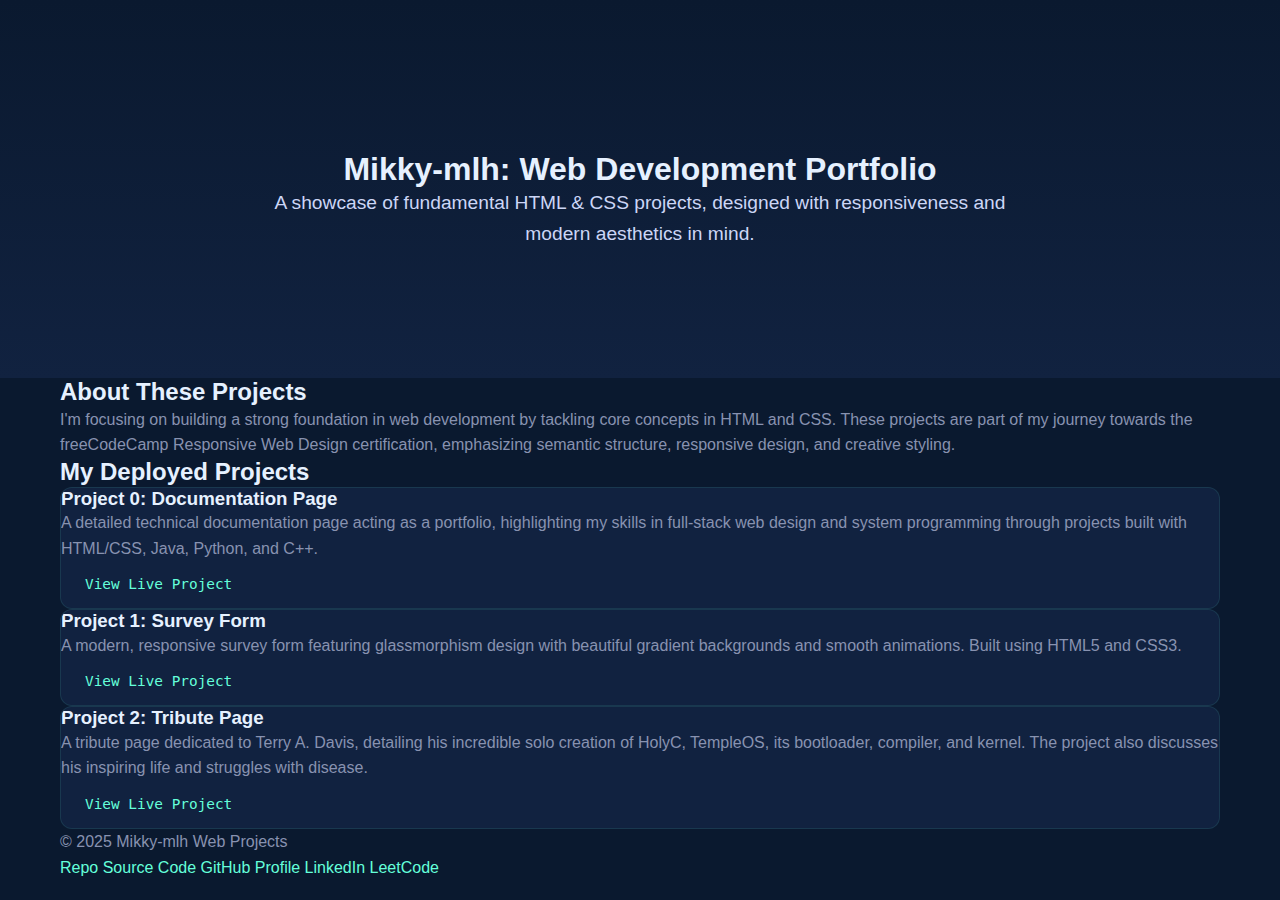
<file: index.html>
<!DOCTYPE html>
<html lang="en">
<head>
    <meta charset="UTF-8">
    <meta name="viewport" content="width=device-width, initial-scale=1.0">
    <title>Mikky-mlh Web Projects Portfolio</title>
    <link rel="stylesheet" href="style-main.css">
</head>
<body>
    <header class="hero">
        <div class="container">
            <h1>Mikky-mlh: Web Development Portfolio</h1>
            <p class="tagline">A showcase of fundamental HTML & CSS projects, designed with responsiveness and modern aesthetics in mind.</p>
        </div>
    </header>

    <main class="container">
        <section id="introduction" class="card">
            <h2>About These Projects</h2>
            <p>I'm focusing on building a strong foundation in web development by tackling core concepts in HTML and CSS. These projects are part of my journey towards the freeCodeCamp Responsive Web Design certification, emphasizing semantic structure, responsive design, and creative styling.</p>
        </section>

        <section id="projects">
            <h2>My Deployed Projects</h2>
            <div class="project-grid">
                <div class="project-card">
                    <h3>Project 0: Documentation Page</h3>
                    <p class="description">A detailed technical documentation page acting as a portfolio, highlighting my skills in full-stack web design and system programming through projects built with HTML/CSS, Java, Python, and C++.</p>
                    <a href="Projects/Documentation%20Project/" class="btn">View Live Project</a>
                </div>
                
                <div class="project-card">
                    <h3>Project 1: Survey Form</h3>
                    <p class="description">A modern, responsive survey form featuring glassmorphism design with beautiful gradient backgrounds and smooth animations. Built using HTML5 and CSS3.</p>
                    <a href="Projects/Survey%20Form/" class="btn">View Live Project</a>
                </div>

                <div class="project-card">
                    <h3>Project 2: Tribute Page</h3>
                    <p class="description">A tribute page dedicated to Terry A. Davis, detailing his incredible solo creation of HolyC, TempleOS, its bootloader, compiler, and kernel. The project also discusses his inspiring life and struggles with disease.</p>
                    <a href="Projects/Tribute%20Page/" class="btn">View Live Project</a>
                </div>
            </div>
        </section>
    </main>

    <footer>
    <div class="container">
        <p>&copy; 2025 Mikky-mlh Web Projects</p>
        <div class="social-links">
            <a href="https://github.com/Mikky-mlh/Web-Projects" target="_blank" class="social-btn">Repo Source Code</a>
            
            <a href="https://github.com/Mikky-mlh" target="_blank" class="social-btn">GitHub Profile</a>
            <a href="https://www.linkedin.com/in/yuvraj-sarathe" target="_blank" class="social-btn">LinkedIn</a>
            <a href="https://leetcode.com/u/Mikky_mlh/" target="_blank" class="social-btn">LeetCode</a>
        </div>
    </div>
</footer>
</body>
</html>
</file>
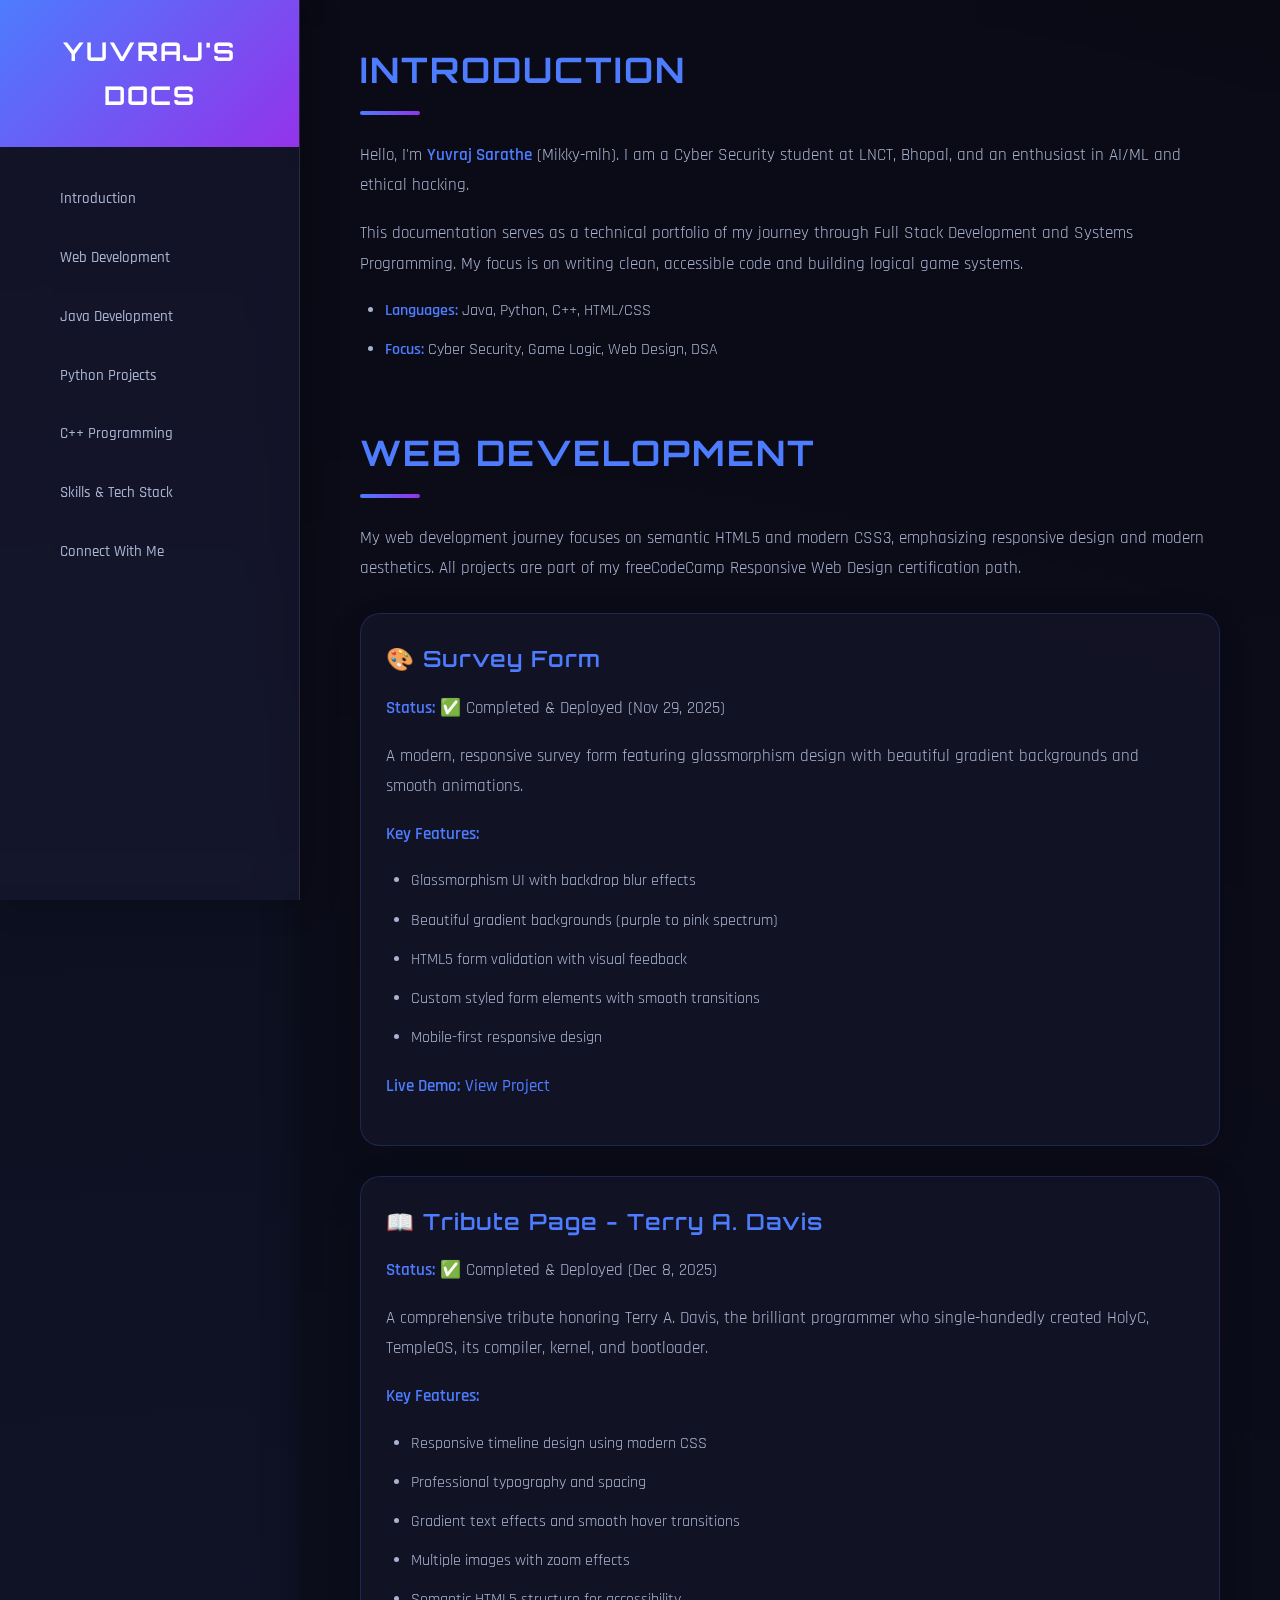
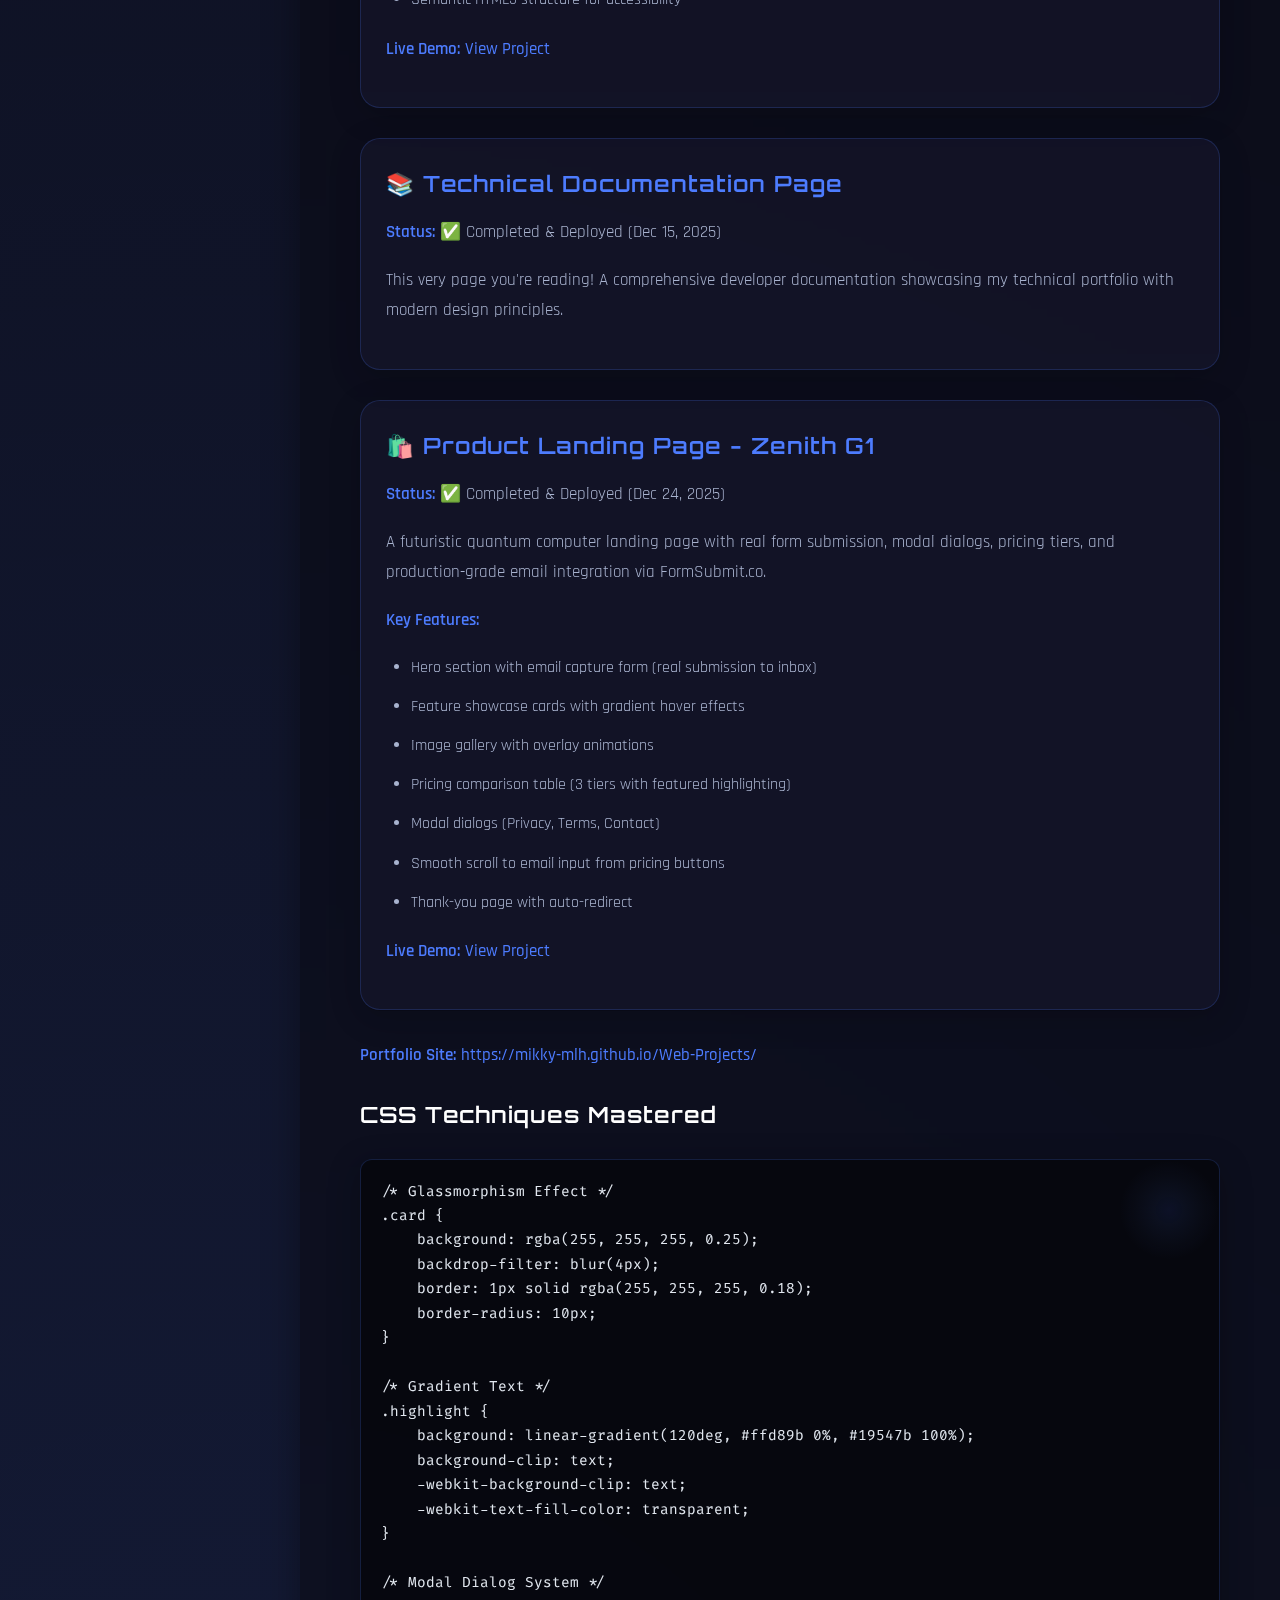
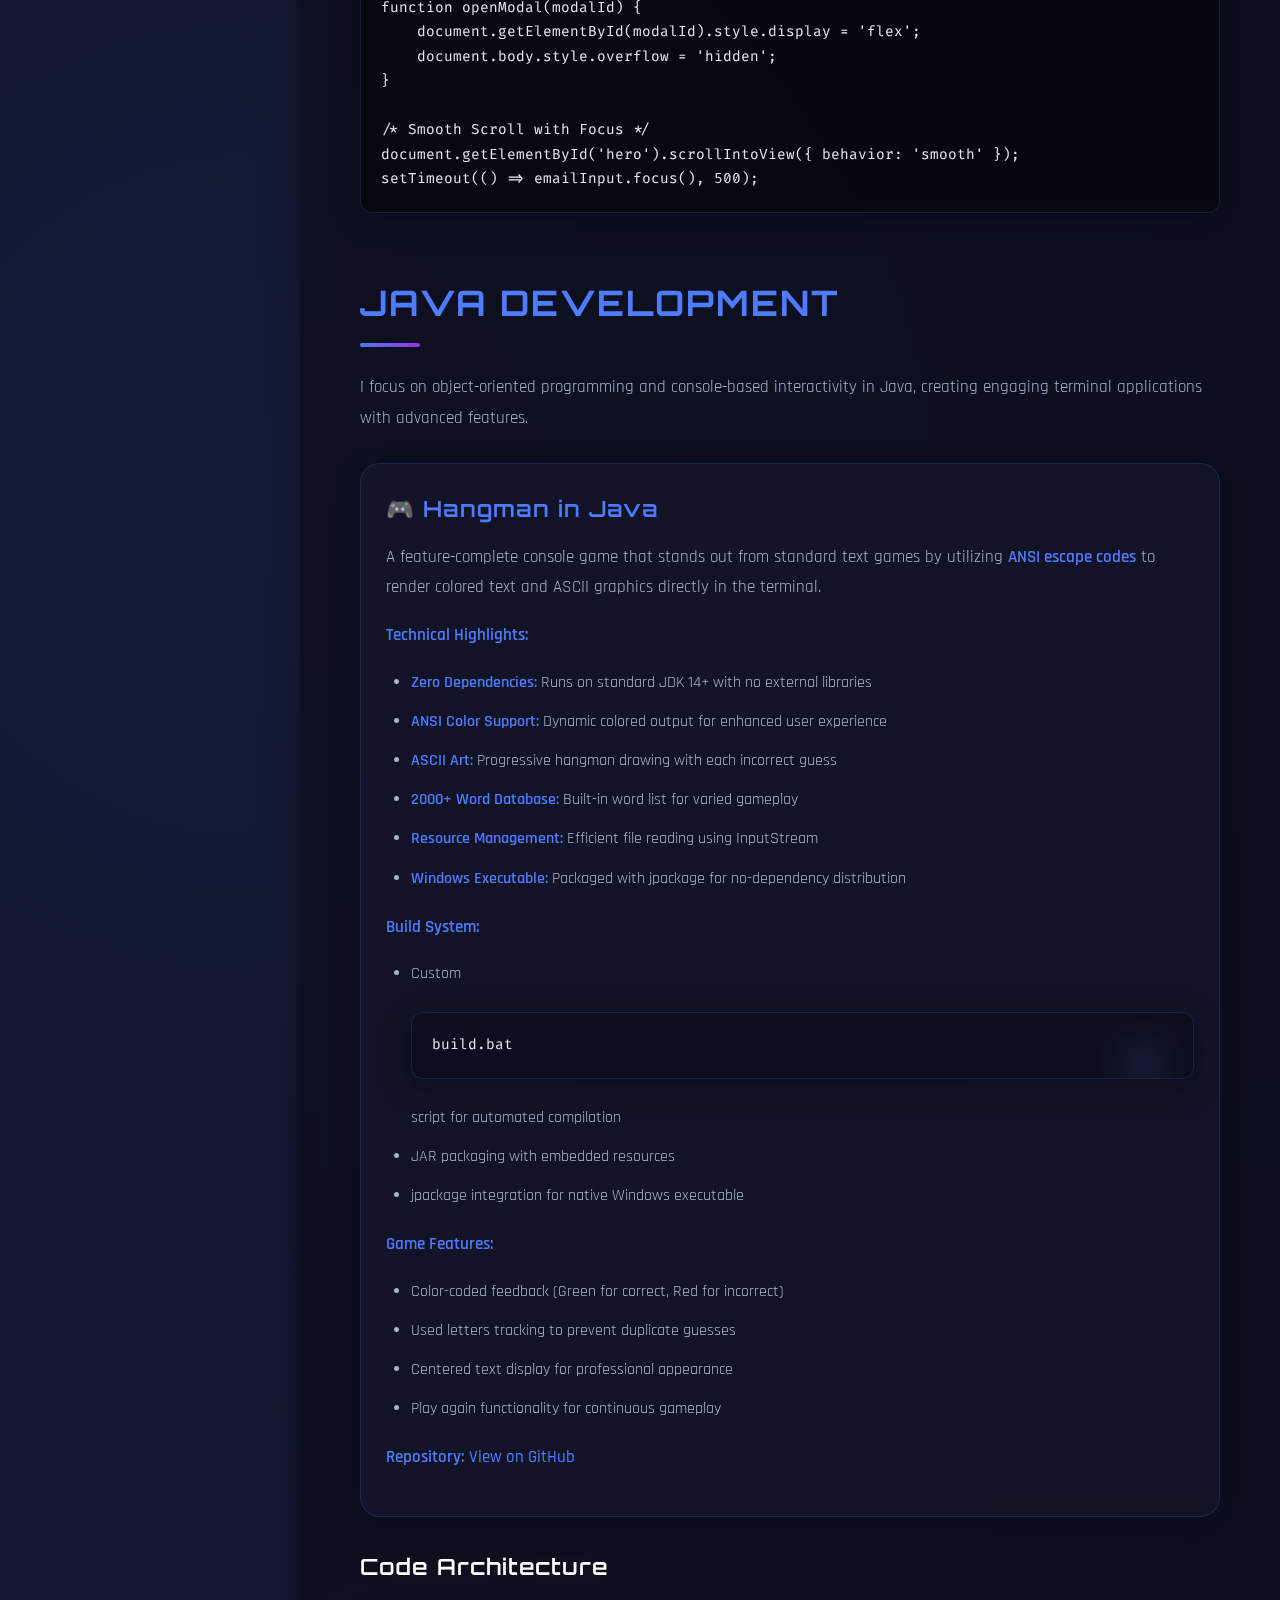
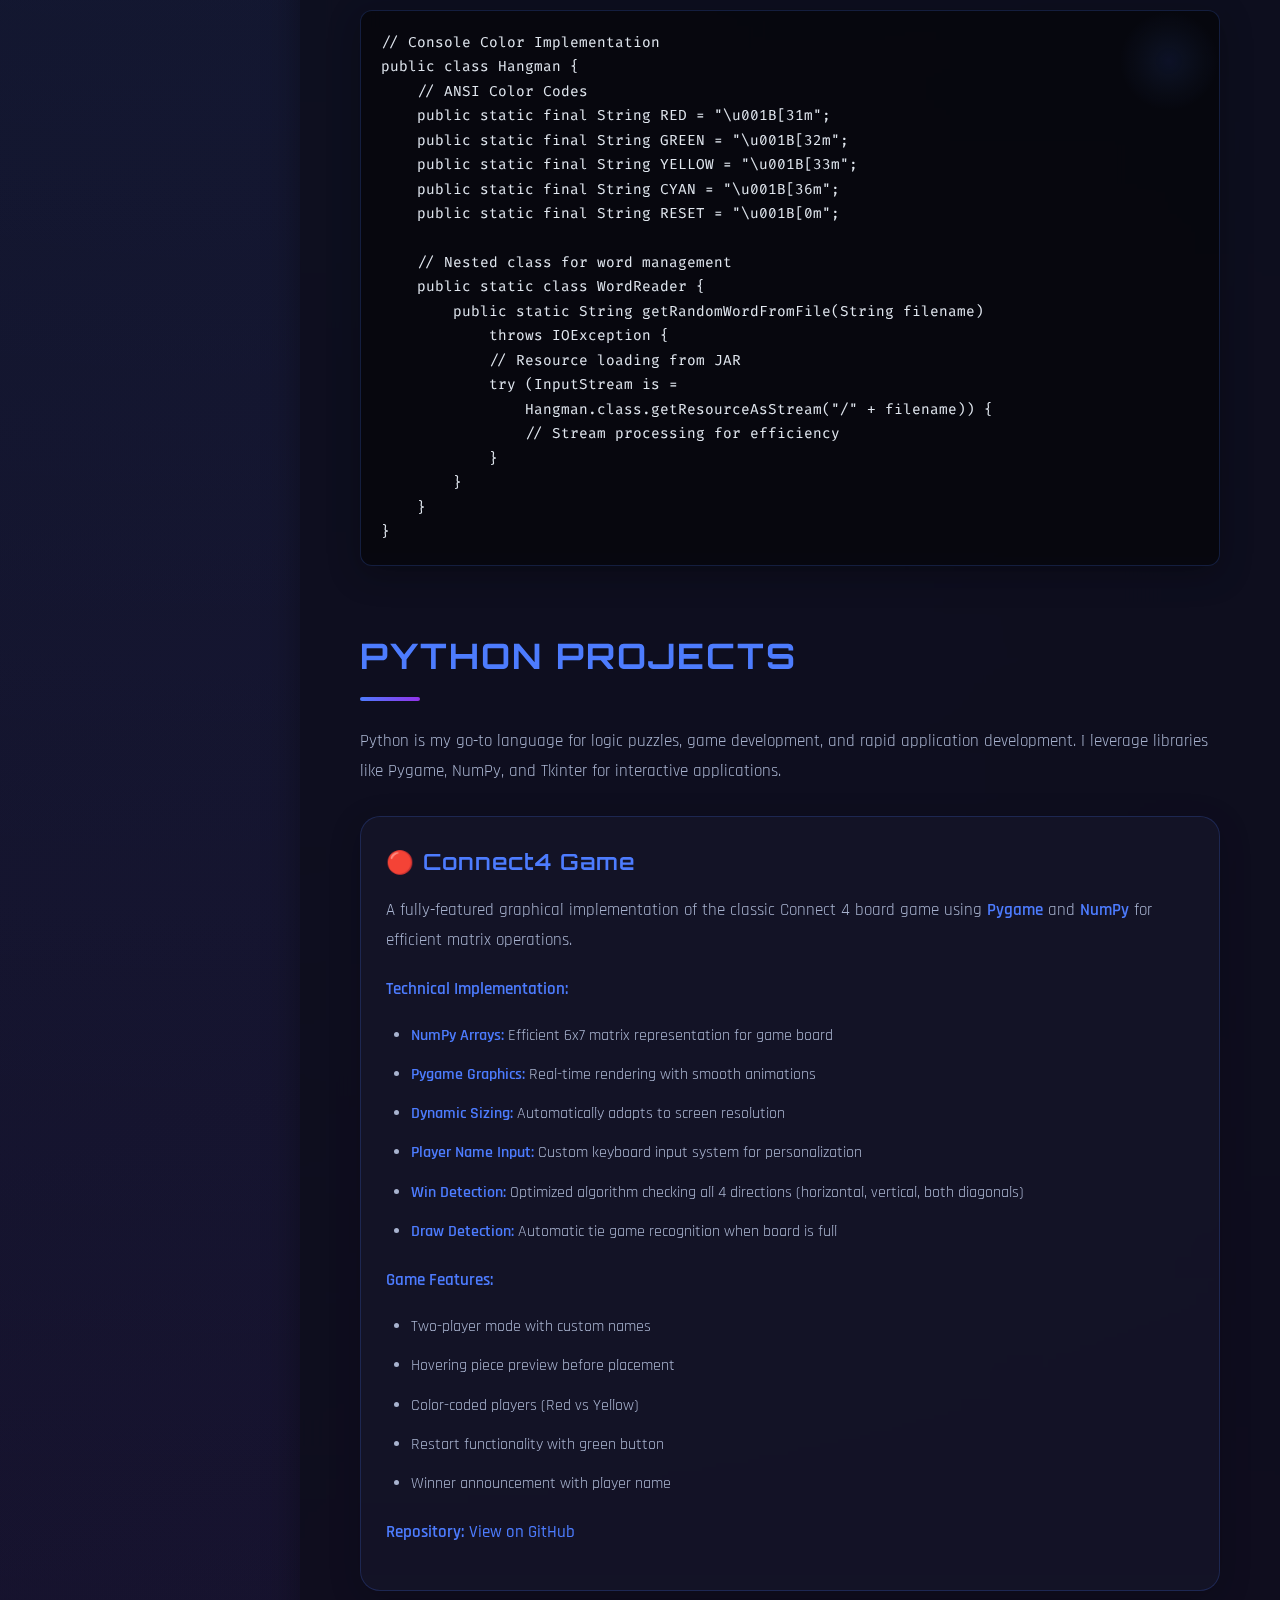
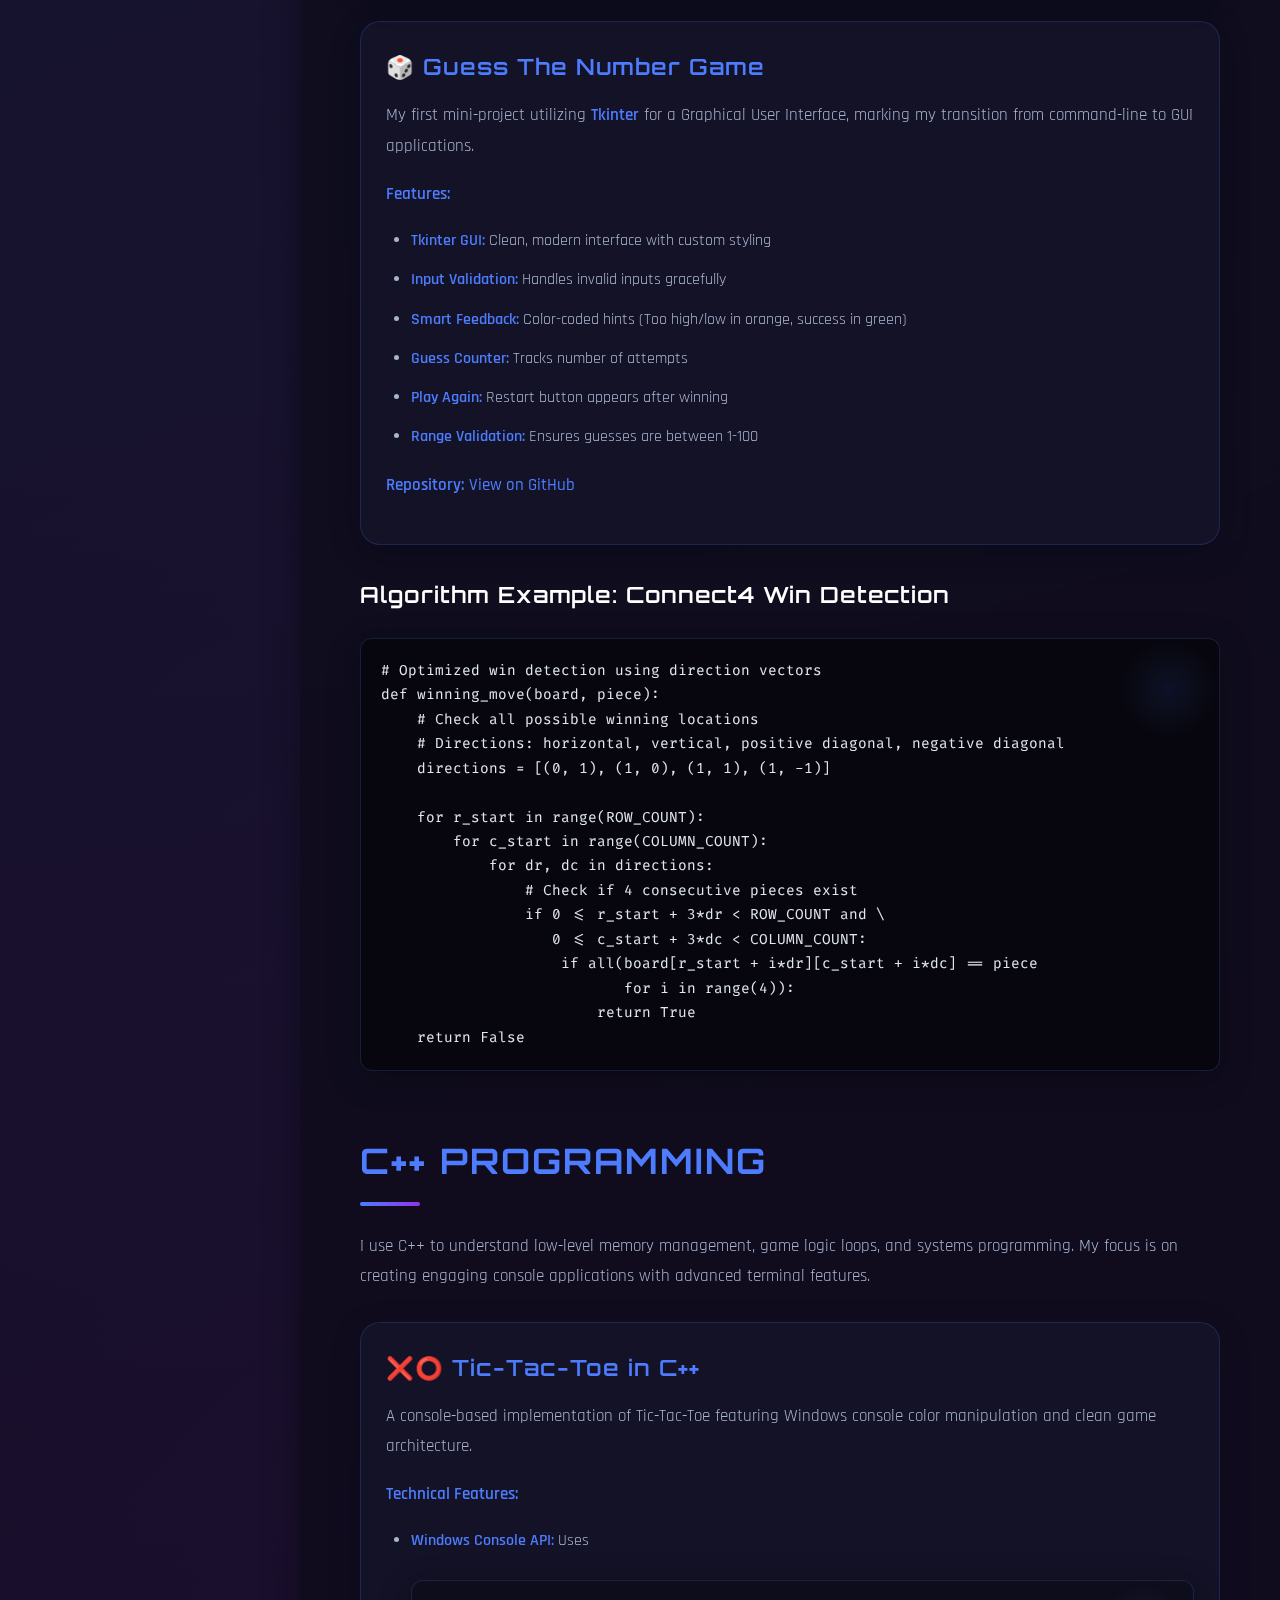
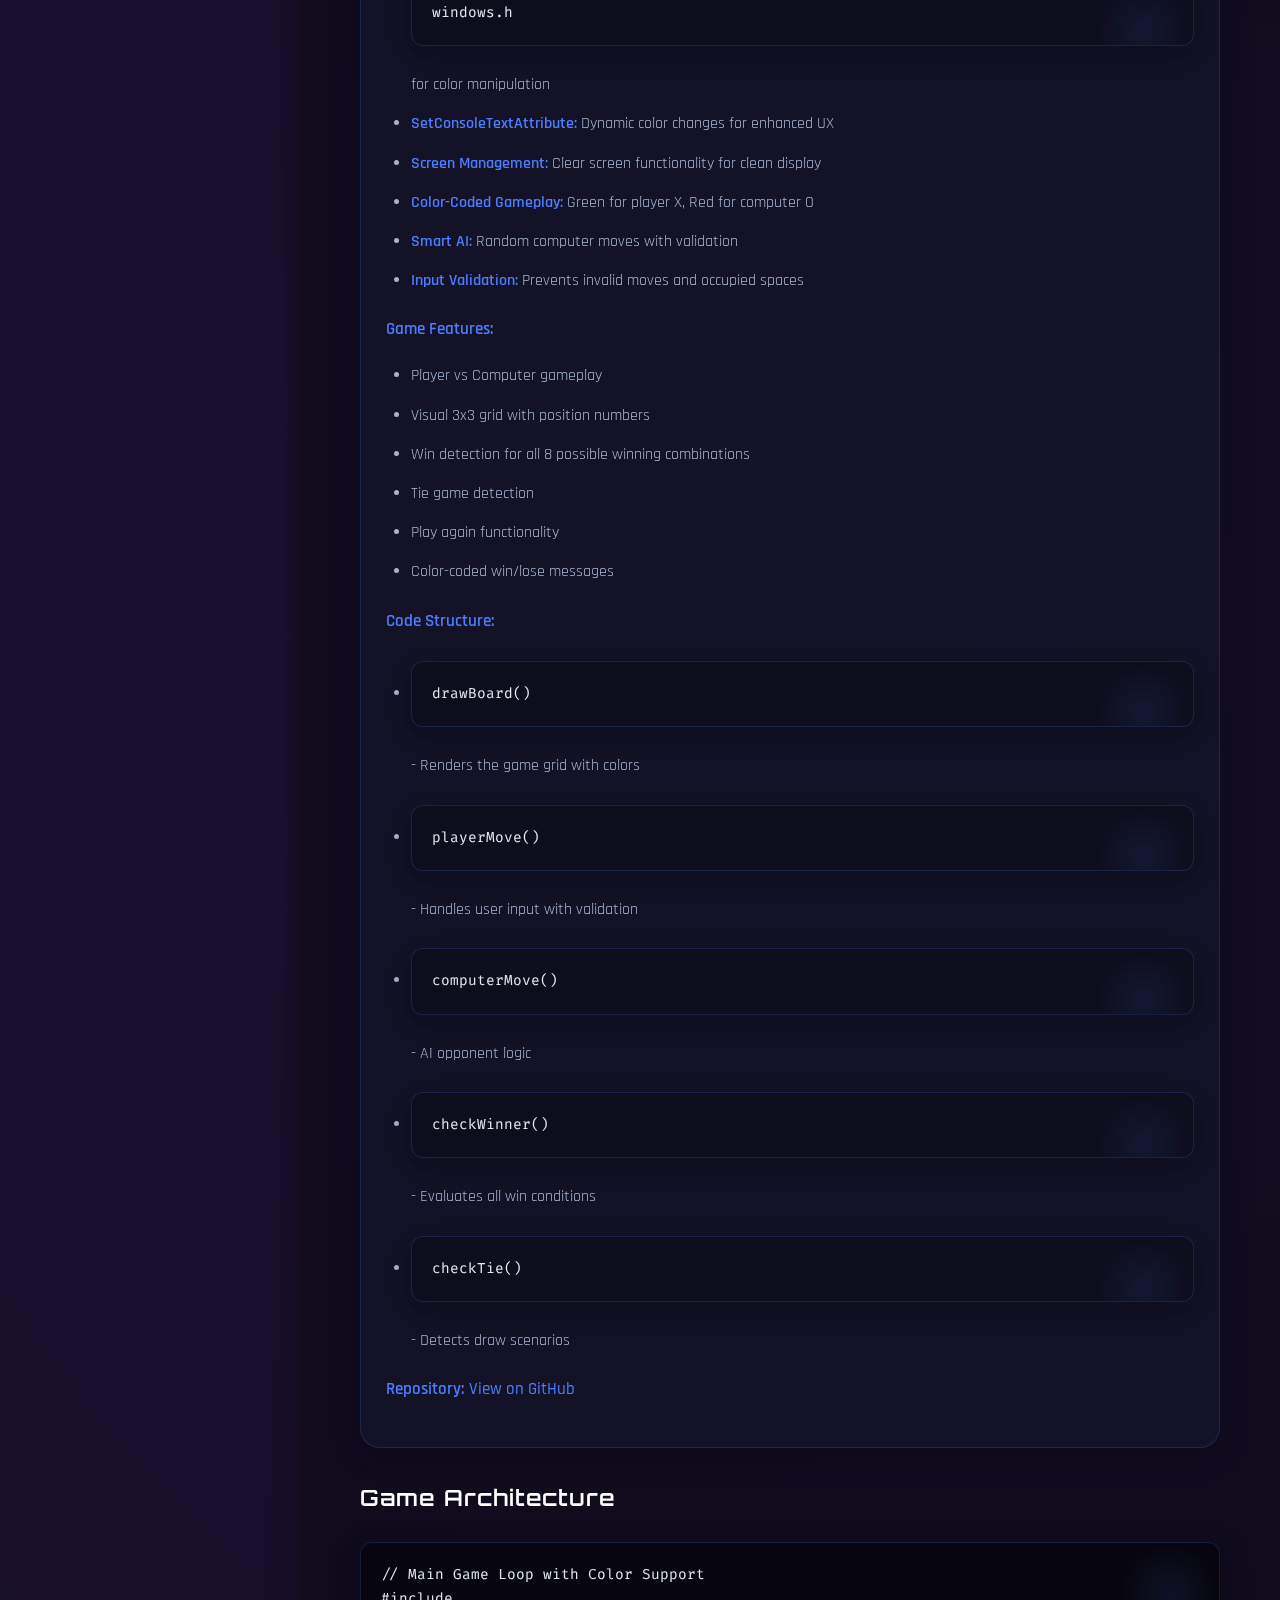
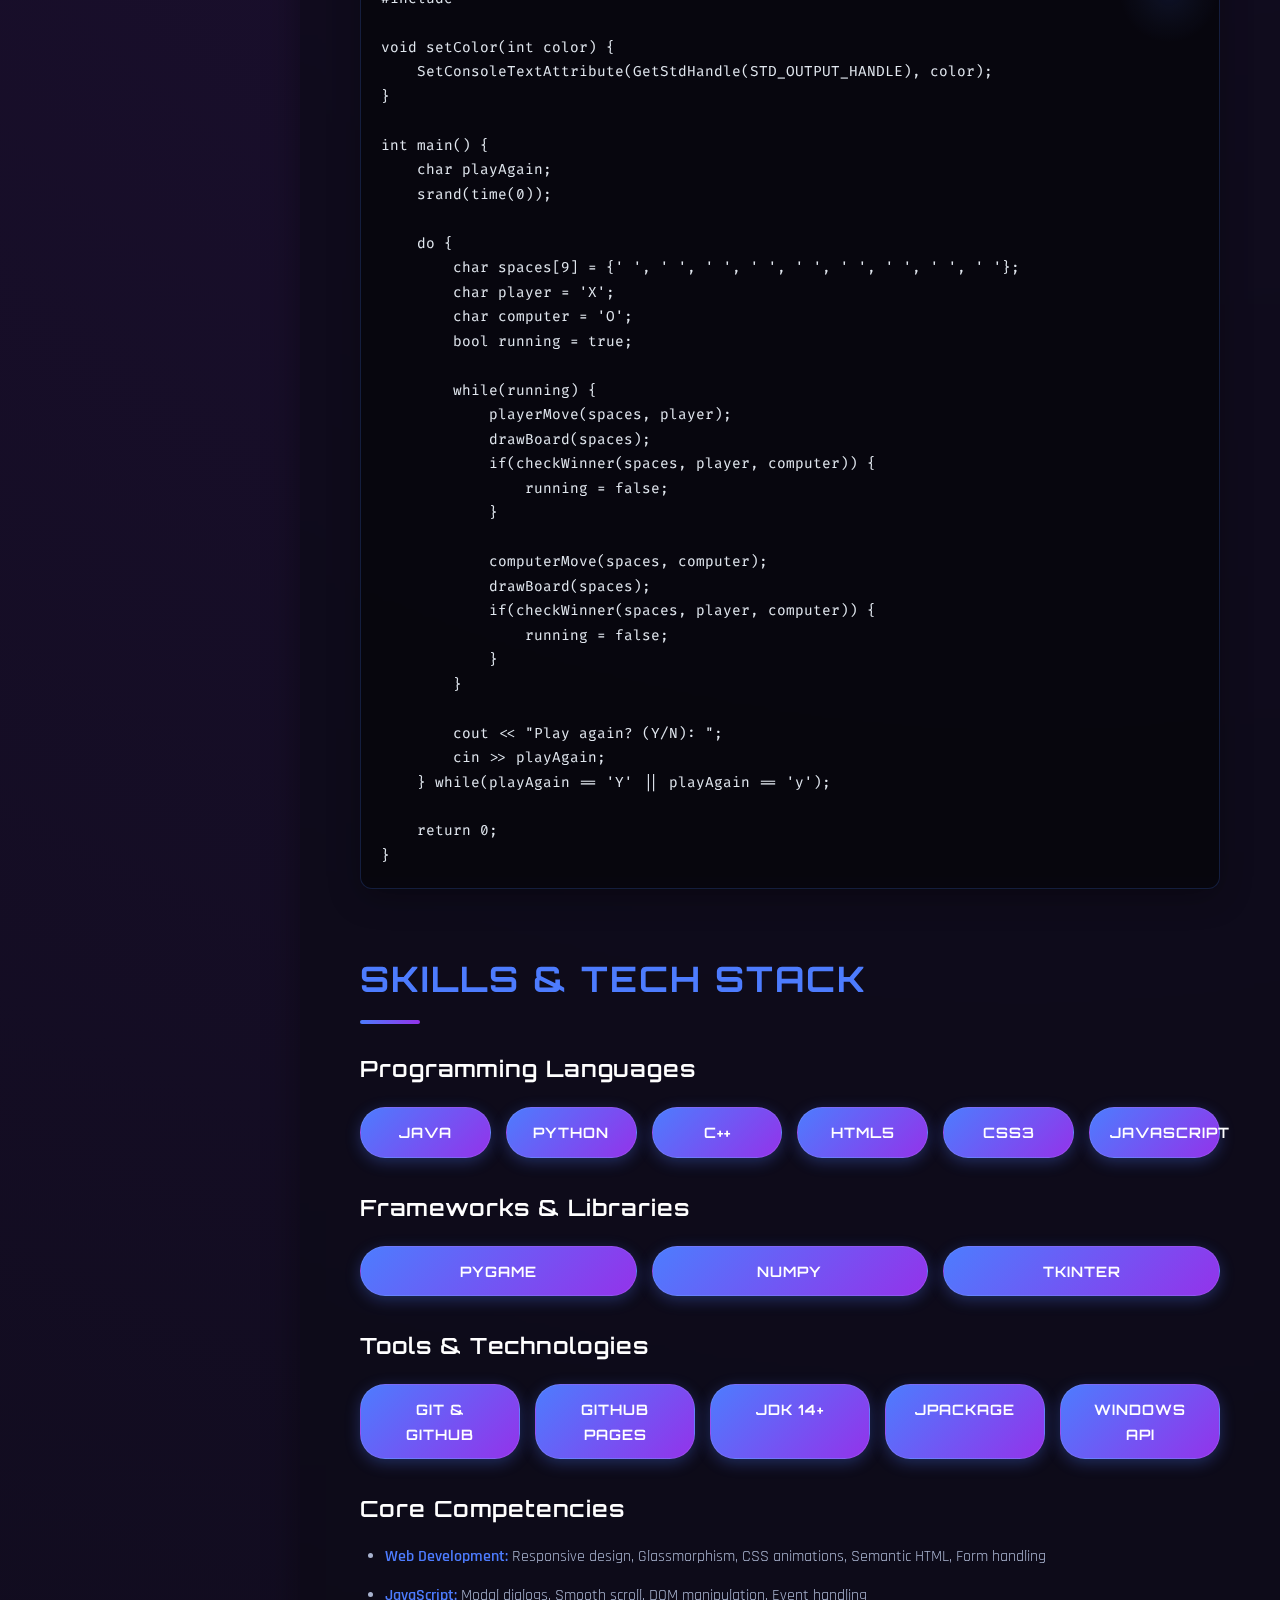
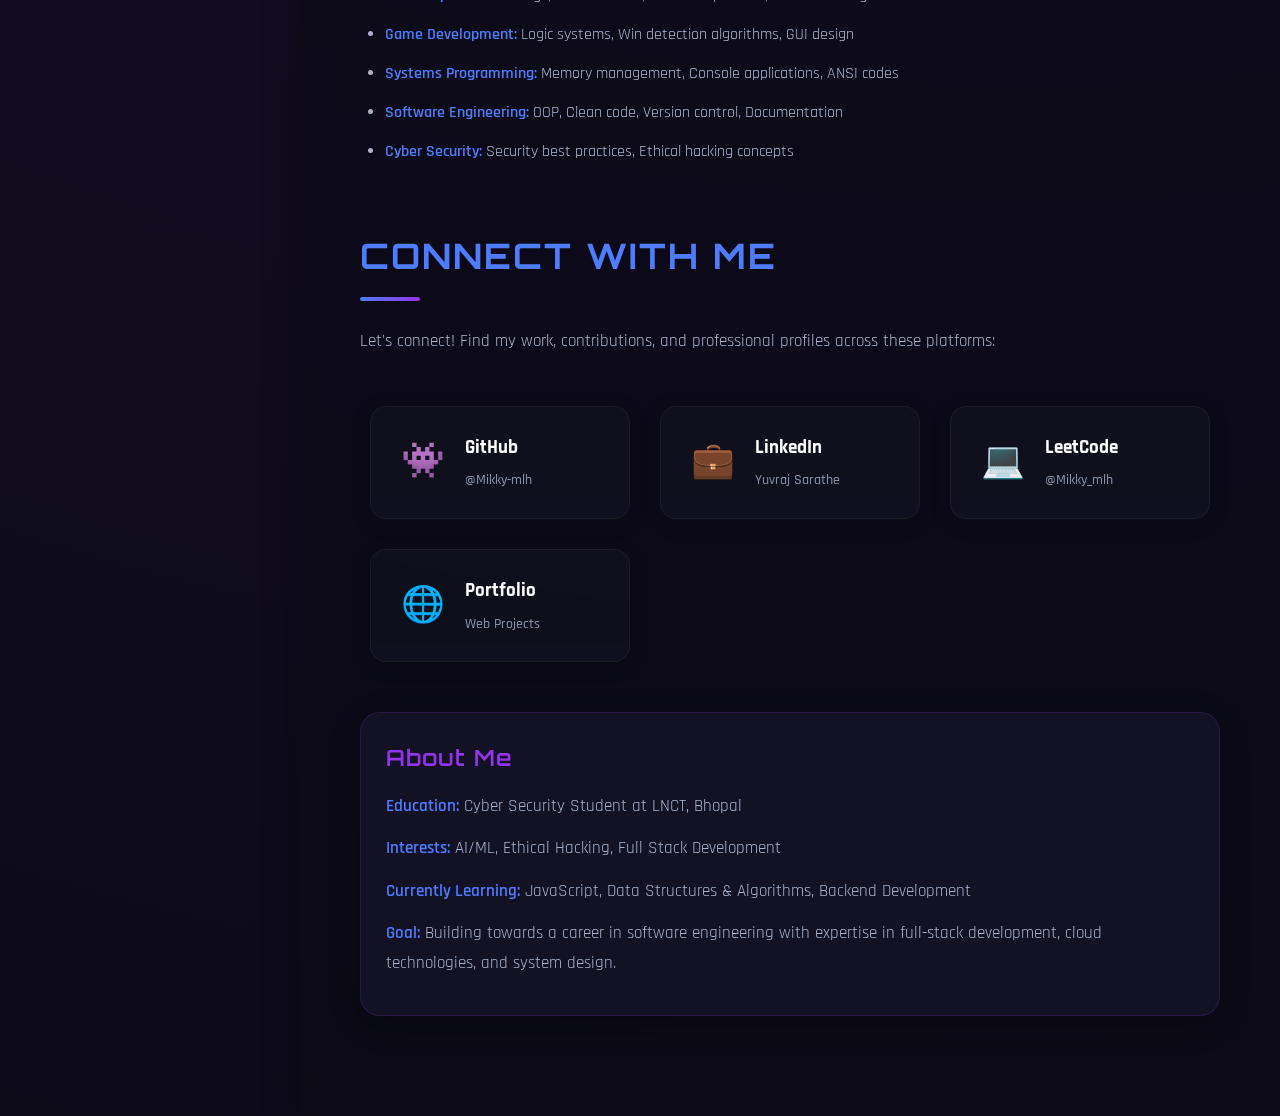
<file: Projects/Documentation Project/index.html>
<!DOCTYPE html>
<html lang="en">
<head>
    <meta charset="UTF-8">
    <meta name="viewport" content="width=device-width, initial-scale=1.0">
    <title>Yuvraj Sarathe | Developer Documentation</title>
    <link href="https://fonts.googleapis.com/css2?family=Orbitron:wght@400;500;700;900&family=Rajdhani:wght@300;400;500;600;700&family=Fira+Code:wght@400;500&display=swap" rel="stylesheet">
    <link rel="stylesheet" href="style.css">
</head>
<body>
    <nav id="navbar">
        <header>Yuvraj's Docs</header>
        <ul>
            <li><a class="nav-link" href="#Introduction">Introduction</a></li>
            <li><a class="nav-link" href="#Web_Development">Web Development</a></li>
            <li><a class="nav-link" href="#Java_Development">Java Development</a></li>
            <li><a class="nav-link" href="#Python_Projects">Python Projects</a></li>
            <li><a class="nav-link" href="#C++_Programming">C++ Programming</a></li>
            <li><a class="nav-link" href="#Skills_&_Tech_Stack">Skills & Tech Stack</a></li>
            <li><a class="nav-link" href="#Connect_With_Me">Connect With Me</a></li>
        </ul>
    </nav>
    <main id="main-doc">
        
        <section class="main-section" id="Introduction">
            <header>Introduction</header>
            <article>
                <p>
                    Hello, I'm <strong>Yuvraj Sarathe</strong> (Mikky-mlh). I am a Cyber Security student at LNCT, Bhopal, and an enthusiast in AI/ML and ethical hacking.
                </p>
                <p>
                    This documentation serves as a technical portfolio of my journey through Full Stack Development and Systems Programming. My focus is on writing clean, accessible code and building logical game systems.
                </p>
                <ul>
                    <li><strong>Languages:</strong> Java, Python, C++, HTML/CSS</li>
                    <li><strong>Focus:</strong> Cyber Security, Game Logic, Web Design, DSA</li>
                </ul>
            </article>
        </section>

        <section class="main-section" id="Web_Development">
            <header>Web Development</header>
            <article>
                <p>My web development journey focuses on semantic HTML5 and modern CSS3, emphasizing responsive design and modern aesthetics. All projects are part of my freeCodeCamp Responsive Web Design certification path.</p>
                
                <div class="project-showcase">
                    <h3>🎨 Survey Form</h3>
                    <p><strong>Status:</strong> ✅ Completed & Deployed (Nov 29, 2025)</p>
                    <p>A modern, responsive survey form featuring glassmorphism design with beautiful gradient backgrounds and smooth animations.</p>
                    <p><strong>Key Features:</strong></p>
                    <ul>
                        <li>Glassmorphism UI with backdrop blur effects</li>
                        <li>Beautiful gradient backgrounds (purple to pink spectrum)</li>
                        <li>HTML5 form validation with visual feedback</li>
                        <li>Custom styled form elements with smooth transitions</li>
                        <li>Mobile-first responsive design</li>
                    </ul>
                    <p><strong>Live Demo:</strong> <a href="https://mikky-mlh.github.io/Web-Projects/Projects/Survey%20Form/" target="_blank">View Project</a></p>
                </div>

                <div class="project-showcase">
                    <h3>📖 Tribute Page - Terry A. Davis</h3>
                    <p><strong>Status:</strong> ✅ Completed & Deployed (Dec 8, 2025)</p>
                    <p>A comprehensive tribute honoring Terry A. Davis, the brilliant programmer who single-handedly created HolyC, TempleOS, its compiler, kernel, and bootloader.</p>
                    <p><strong>Key Features:</strong></p>
                    <ul>
                        <li>Responsive timeline design using modern CSS</li>
                        <li>Professional typography and spacing</li>
                        <li>Gradient text effects and smooth hover transitions</li>
                        <li>Multiple images with zoom effects</li>
                        <li>Semantic HTML5 structure for accessibility</li>
                    </ul>
                    <p><strong>Live Demo:</strong> <a href="https://mikky-mlh.github.io/Web-Projects/Projects/Tribute%20Page/" target="_blank">View Project</a></p>
                </div>

                <div class="project-showcase">
                    <h3>📚 Technical Documentation Page</h3>
                    <p><strong>Status:</strong> ✅ Completed & Deployed (Dec 15, 2025)</p>
                    <p>This very page you're reading! A comprehensive developer documentation showcasing my technical portfolio with modern design principles.</p>
                </div>

                <div class="project-showcase">
                    <h3>🛍️ Product Landing Page - Zenith G1</h3>
                    <p><strong>Status:</strong> ✅ Completed & Deployed (Dec 24, 2025)</p>
                    <p>A futuristic quantum computer landing page with real form submission, modal dialogs, pricing tiers, and production-grade email integration via FormSubmit.co.</p>
                    <p><strong>Key Features:</strong></p>
                    <ul>
                        <li>Hero section with email capture form (real submission to inbox)</li>
                        <li>Feature showcase cards with gradient hover effects</li>
                        <li>Image gallery with overlay animations</li>
                        <li>Pricing comparison table (3 tiers with featured highlighting)</li>
                        <li>Modal dialogs (Privacy, Terms, Contact)</li>
                        <li>Smooth scroll to email input from pricing buttons</li>
                        <li>Thank-you page with auto-redirect</li>
                    </ul>
                    <p><strong>Live Demo:</strong> <a href="https://mikky-mlh.github.io/Web-Projects/Projects/Product%20Landing%20Page/" target="_blank">View Project</a></p>
                </div>

                <p><strong>Portfolio Site:</strong> <a href="https://mikky-mlh.github.io/Web-Projects/" target="_blank">https://mikky-mlh.github.io/Web-Projects/</a></p>

                <h3>CSS Techniques Mastered</h3>
                <code>/* Glassmorphism Effect */
.card {
    background: rgba(255, 255, 255, 0.25);
    backdrop-filter: blur(4px);
    border: 1px solid rgba(255, 255, 255, 0.18);
    border-radius: 10px;
}

/* Gradient Text */
.highlight {
    background: linear-gradient(120deg, #ffd89b 0%, #19547b 100%);
    background-clip: text;
    -webkit-background-clip: text;
    -webkit-text-fill-color: transparent;
}

/* Modal Dialog System */
function openModal(modalId) {
    document.getElementById(modalId).style.display = 'flex';
    document.body.style.overflow = 'hidden';
}

/* Smooth Scroll with Focus */
document.getElementById('hero').scrollIntoView({ behavior: 'smooth' });
setTimeout(() => emailInput.focus(), 500);</code>
            </article>
        </section>

        <section class="main-section" id="Java_Development">
            <header>Java Development</header>
            <article>
                <p>I focus on object-oriented programming and console-based interactivity in Java, creating engaging terminal applications with advanced features.</p>
                
                <div class="project-showcase">
                    <h3>🎮 Hangman in Java</h3>
                    <p>A feature-complete console game that stands out from standard text games by utilizing <strong>ANSI escape codes</strong> to render colored text and ASCII graphics directly in the terminal.</p>
                    
                    <p><strong>Technical Highlights:</strong></p>
                    <ul>
                        <li><strong>Zero Dependencies:</strong> Runs on standard JDK 14+ with no external libraries</li>
                        <li><strong>ANSI Color Support:</strong> Dynamic colored output for enhanced user experience</li>
                        <li><strong>ASCII Art:</strong> Progressive hangman drawing with each incorrect guess</li>
                        <li><strong>2000+ Word Database:</strong> Built-in word list for varied gameplay</li>
                        <li><strong>Resource Management:</strong> Efficient file reading using InputStream</li>
                        <li><strong>Windows Executable:</strong> Packaged with jpackage for no-dependency distribution</li>
                    </ul>

                    <p><strong>Build System:</strong></p>
                    <ul>
                        <li>Custom <code>build.bat</code> script for automated compilation</li>
                        <li>JAR packaging with embedded resources</li>
                        <li>jpackage integration for native Windows executable</li>
                    </ul>

                    <p><strong>Game Features:</strong></p>
                    <ul>
                        <li>Color-coded feedback (Green for correct, Red for incorrect)</li>
                        <li>Used letters tracking to prevent duplicate guesses</li>
                        <li>Centered text display for professional appearance</li>
                        <li>Play again functionality for continuous gameplay</li>
                    </ul>

                    <p><strong>Repository:</strong> <a href="https://github.com/Mikky-mlh/Hangman-in-Java" target="_blank">View on GitHub</a></p>
                </div>

                <h3>Code Architecture</h3>
                <code>// Console Color Implementation
public class Hangman {
    // ANSI Color Codes
    public static final String RED = "\u001B[31m";
    public static final String GREEN = "\u001B[32m";
    public static final String YELLOW = "\u001B[33m";
    public static final String CYAN = "\u001B[36m";
    public static final String RESET = "\u001B[0m";
    
    // Nested class for word management
    public static class WordReader {
        public static String getRandomWordFromFile(String filename) 
            throws IOException {
            // Resource loading from JAR
            try (InputStream is = 
                Hangman.class.getResourceAsStream("/" + filename)) {
                // Stream processing for efficiency
            }
        }
    }
}</code>
            </article>
        </section>

        <section class="main-section" id="Python_Projects">
            <header>Python Projects</header>
            <article>
                <p>Python is my go-to language for logic puzzles, game development, and rapid application development. I leverage libraries like Pygame, NumPy, and Tkinter for interactive applications.</p>

                <div class="project-showcase">
                    <h3>🔴 Connect4 Game</h3>
                    <p>A fully-featured graphical implementation of the classic Connect 4 board game using <strong>Pygame</strong> and <strong>NumPy</strong> for efficient matrix operations.</p>
                    
                    <p><strong>Technical Implementation:</strong></p>
                    <ul>
                        <li><strong>NumPy Arrays:</strong> Efficient 6x7 matrix representation for game board</li>
                        <li><strong>Pygame Graphics:</strong> Real-time rendering with smooth animations</li>
                        <li><strong>Dynamic Sizing:</strong> Automatically adapts to screen resolution</li>
                        <li><strong>Player Name Input:</strong> Custom keyboard input system for personalization</li>
                        <li><strong>Win Detection:</strong> Optimized algorithm checking all 4 directions (horizontal, vertical, both diagonals)</li>
                        <li><strong>Draw Detection:</strong> Automatic tie game recognition when board is full</li>
                    </ul>

                    <p><strong>Game Features:</strong></p>
                    <ul>
                        <li>Two-player mode with custom names</li>
                        <li>Hovering piece preview before placement</li>
                        <li>Color-coded players (Red vs Yellow)</li>
                        <li>Restart functionality with green button</li>
                        <li>Winner announcement with player name</li>
                    </ul>

                    <p><strong>Repository:</strong> <a href="https://github.com/Mikky-mlh/Connect4-in-Python" target="_blank">View on GitHub</a></p>
                </div>

                <div class="project-showcase">
                    <h3>🎲 Guess The Number Game</h3>
                    <p>My first mini-project utilizing <strong>Tkinter</strong> for a Graphical User Interface, marking my transition from command-line to GUI applications.</p>
                    
                    <p><strong>Features:</strong></p>
                    <ul>
                        <li><strong>Tkinter GUI:</strong> Clean, modern interface with custom styling</li>
                        <li><strong>Input Validation:</strong> Handles invalid inputs gracefully</li>
                        <li><strong>Smart Feedback:</strong> Color-coded hints (Too high/low in orange, success in green)</li>
                        <li><strong>Guess Counter:</strong> Tracks number of attempts</li>
                        <li><strong>Play Again:</strong> Restart button appears after winning</li>
                        <li><strong>Range Validation:</strong> Ensures guesses are between 1-100</li>
                    </ul>

                    <p><strong>Repository:</strong> <a href="https://github.com/Mikky-mlh/GuessTheNumberGame" target="_blank">View on GitHub</a></p>
                </div>

                <h3>Algorithm Example: Connect4 Win Detection</h3>
                <code># Optimized win detection using direction vectors
def winning_move(board, piece):
    # Check all possible winning locations
    # Directions: horizontal, vertical, positive diagonal, negative diagonal
    directions = [(0, 1), (1, 0), (1, 1), (1, -1)]
    
    for r_start in range(ROW_COUNT):
        for c_start in range(COLUMN_COUNT):
            for dr, dc in directions:
                # Check if 4 consecutive pieces exist
                if 0 <= r_start + 3*dr < ROW_COUNT and \
                   0 <= c_start + 3*dc < COLUMN_COUNT:
                    if all(board[r_start + i*dr][c_start + i*dc] == piece 
                           for i in range(4)):
                        return True
    return False</code>
            </article>
        </section>

        <section class="main-section" id="C++_Programming">
            <header>C++ Programming</header>
            <article>
                <p>I use C++ to understand low-level memory management, game logic loops, and systems programming. My focus is on creating engaging console applications with advanced terminal features.</p>
                
                <div class="project-showcase">
                    <h3>❌⭕ Tic-Tac-Toe in C++</h3>
                    <p>A console-based implementation of Tic-Tac-Toe featuring Windows console color manipulation and clean game architecture.</p>
                    
                    <p><strong>Technical Features:</strong></p>
                    <ul>
                        <li><strong>Windows Console API:</strong> Uses <code>windows.h</code> for color manipulation</li>
                        <li><strong>SetConsoleTextAttribute:</strong> Dynamic color changes for enhanced UX</li>
                        <li><strong>Screen Management:</strong> Clear screen functionality for clean display</li>
                        <li><strong>Color-Coded Gameplay:</strong> Green for player X, Red for computer O</li>
                        <li><strong>Smart AI:</strong> Random computer moves with validation</li>
                        <li><strong>Input Validation:</strong> Prevents invalid moves and occupied spaces</li>
                    </ul>

                    <p><strong>Game Features:</strong></p>
                    <ul>
                        <li>Player vs Computer gameplay</li>
                        <li>Visual 3x3 grid with position numbers</li>
                        <li>Win detection for all 8 possible winning combinations</li>
                        <li>Tie game detection</li>
                        <li>Play again functionality</li>
                        <li>Color-coded win/lose messages</li>
                    </ul>

                    <p><strong>Code Structure:</strong></p>
                    <ul>
                        <li><code>drawBoard()</code> - Renders the game grid with colors</li>
                        <li><code>playerMove()</code> - Handles user input with validation</li>
                        <li><code>computerMove()</code> - AI opponent logic</li>
                        <li><code>checkWinner()</code> - Evaluates all win conditions</li>
                        <li><code>checkTie()</code> - Detects draw scenarios</li>
                    </ul>

                    <p><strong>Repository:</strong> <a href="https://github.com/Mikky-mlh/Tic-Tac-Toe-in-CPP" target="_blank">View on GitHub</a></p>
                </div>

                <h3>Game Architecture</h3>
                <code>// Main Game Loop with Color Support
#include <windows.h>

void setColor(int color) {
    SetConsoleTextAttribute(GetStdHandle(STD_OUTPUT_HANDLE), color);
}

int main() {
    char playAgain;
    srand(time(0));
    
    do {
        char spaces[9] = {' ', ' ', ' ', ' ', ' ', ' ', ' ', ' ', ' '};
        char player = 'X';
        char computer = 'O';
        bool running = true;
        
        while(running) {
            playerMove(spaces, player);
            drawBoard(spaces);
            if(checkWinner(spaces, player, computer)) {
                running = false;
            }
            
            computerMove(spaces, computer);
            drawBoard(spaces);
            if(checkWinner(spaces, player, computer)) {
                running = false;
            }
        }
        
        cout << "Play again? (Y/N): ";
        cin >> playAgain;
    } while(playAgain == 'Y' || playAgain == 'y');
    
    return 0;
}</code>
            </article>
        </section>

        <section class="main-section" id="Skills_&_Tech_Stack">
            <header>Skills & Tech Stack</header>
            <article>
                <h3>Programming Languages</h3>
                <div class="skills-grid">
                    <div class="skill-badge">Java</div>
                    <div class="skill-badge">Python</div>
                    <div class="skill-badge">C++</div>
                    <div class="skill-badge">HTML5</div>
                    <div class="skill-badge">CSS3</div>
                    <div class="skill-badge">JavaScript</div>
                </div>

                <h3>Frameworks & Libraries</h3>
                <div class="skills-grid">
                    <div class="skill-badge">Pygame</div>
                    <div class="skill-badge">NumPy</div>
                    <div class="skill-badge">Tkinter</div>
                </div>

                <h3>Tools & Technologies</h3>
                <div class="skills-grid">
                    <div class="skill-badge">Git & GitHub</div>
                    <div class="skill-badge">GitHub Pages</div>
                    <div class="skill-badge">JDK 14+</div>
                    <div class="skill-badge">jpackage</div>
                    <div class="skill-badge">Windows API</div>
                </div>

                <h3>Core Competencies</h3>
                <ul>
                    <li><strong>Web Development:</strong> Responsive design, Glassmorphism, CSS animations, Semantic HTML, Form handling</li>
                    <li><strong>JavaScript:</strong> Modal dialogs, Smooth scroll, DOM manipulation, Event handling</li>
                    <li><strong>Game Development:</strong> Logic systems, Win detection algorithms, GUI design</li>
                    <li><strong>Systems Programming:</strong> Memory management, Console applications, ANSI codes</li>
                    <li><strong>Software Engineering:</strong> OOP, Clean code, Version control, Documentation</li>
                    <li><strong>Cyber Security:</strong> Security best practices, Ethical hacking concepts</li>
                </ul>
            </article>
        </section>

        <section class="main-section" id="Connect_With_Me">
            <header>Connect With Me</header>
            <article>
                <p>Let's connect! Find my work, contributions, and professional profiles across these platforms:</p>
                
                <div class="connect-buttons">
                    <a href="https://github.com/Mikky-mlh" target="_blank" class="connect-btn github-btn">
                        <span class="btn-icon">👾</span>
                        <div class="btn-content">
                            <span class="btn-title">GitHub</span>
                            <span class="btn-subtitle">@Mikky-mlh</span>
                        </div>
                    </a>
                    
                    <a href="https://www.linkedin.com/in/yuvraj-sarathe" target="_blank" class="connect-btn linkedin-btn">
                        <span class="btn-icon">💼</span>
                        <div class="btn-content">
                            <span class="btn-title">LinkedIn</span>
                            <span class="btn-subtitle">Yuvraj Sarathe</span>
                        </div>
                    </a>
                    
                    <a href="https://leetcode.com/u/Mikky_mlh/" target="_blank" class="connect-btn leetcode-btn">
                        <span class="btn-icon">💻</span>
                        <div class="btn-content">
                            <span class="btn-title">LeetCode</span>
                            <span class="btn-subtitle">@Mikky_mlh</span>
                        </div>
                    </a>
                    
                    <a href="https://mikky-mlh.github.io/Web-Projects/" target="_blank" class="connect-btn portfolio-btn">
                        <span class="btn-icon">🌐</span>
                        <div class="btn-content">
                            <span class="btn-title">Portfolio</span>
                            <span class="btn-subtitle">Web Projects</span>
                        </div>
                    </a>
                </div>

                <div class="contact-info">
                    <h3>About Me</h3>
                    <p><strong>Education:</strong> Cyber Security Student at LNCT, Bhopal</p>
                    <p><strong>Interests:</strong> AI/ML, Ethical Hacking, Full Stack Development</p>
                    <p><strong>Currently Learning:</strong> JavaScript, Data Structures & Algorithms, Backend Development</p>
                    <p><strong>Goal:</strong> Building towards a career in software engineering with expertise in full-stack development, cloud technologies, and system design.</p>
                </div>
            </article>
        </section>

    </main>
</body>
</html>
</file>
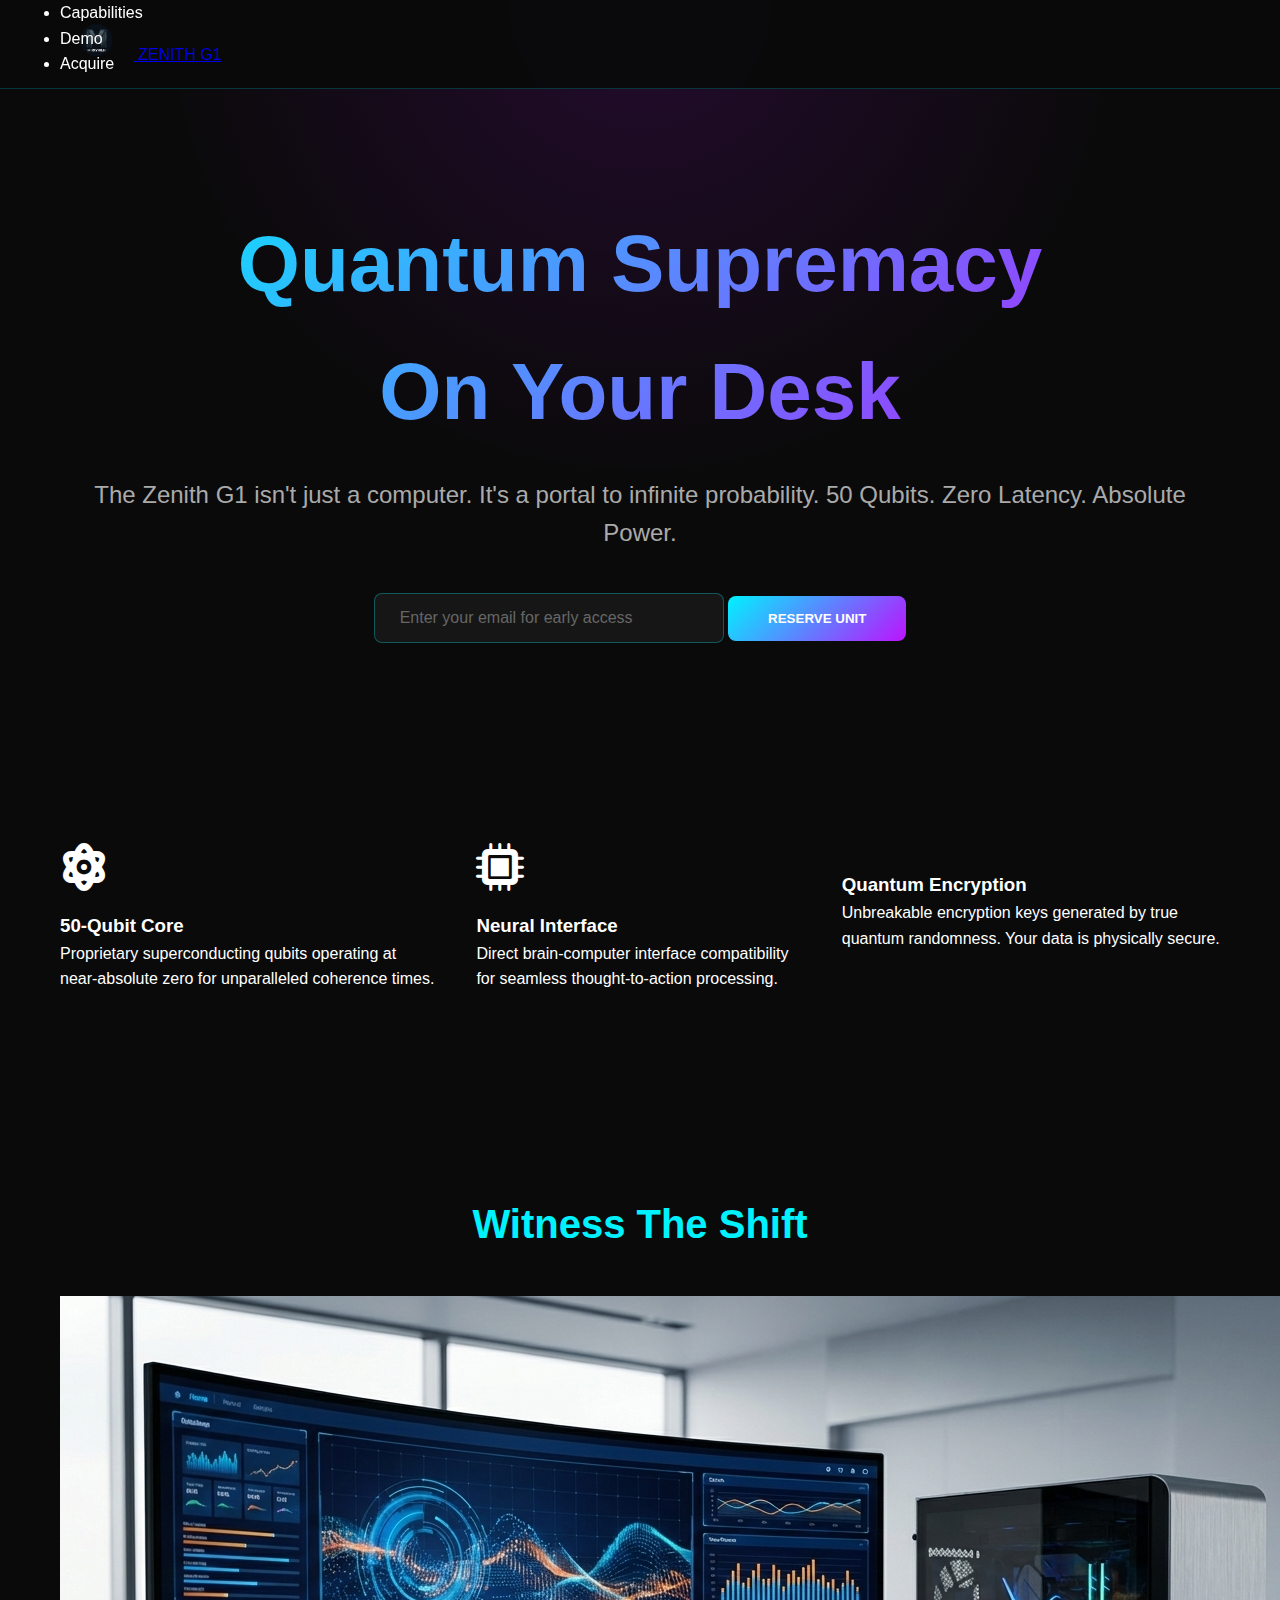
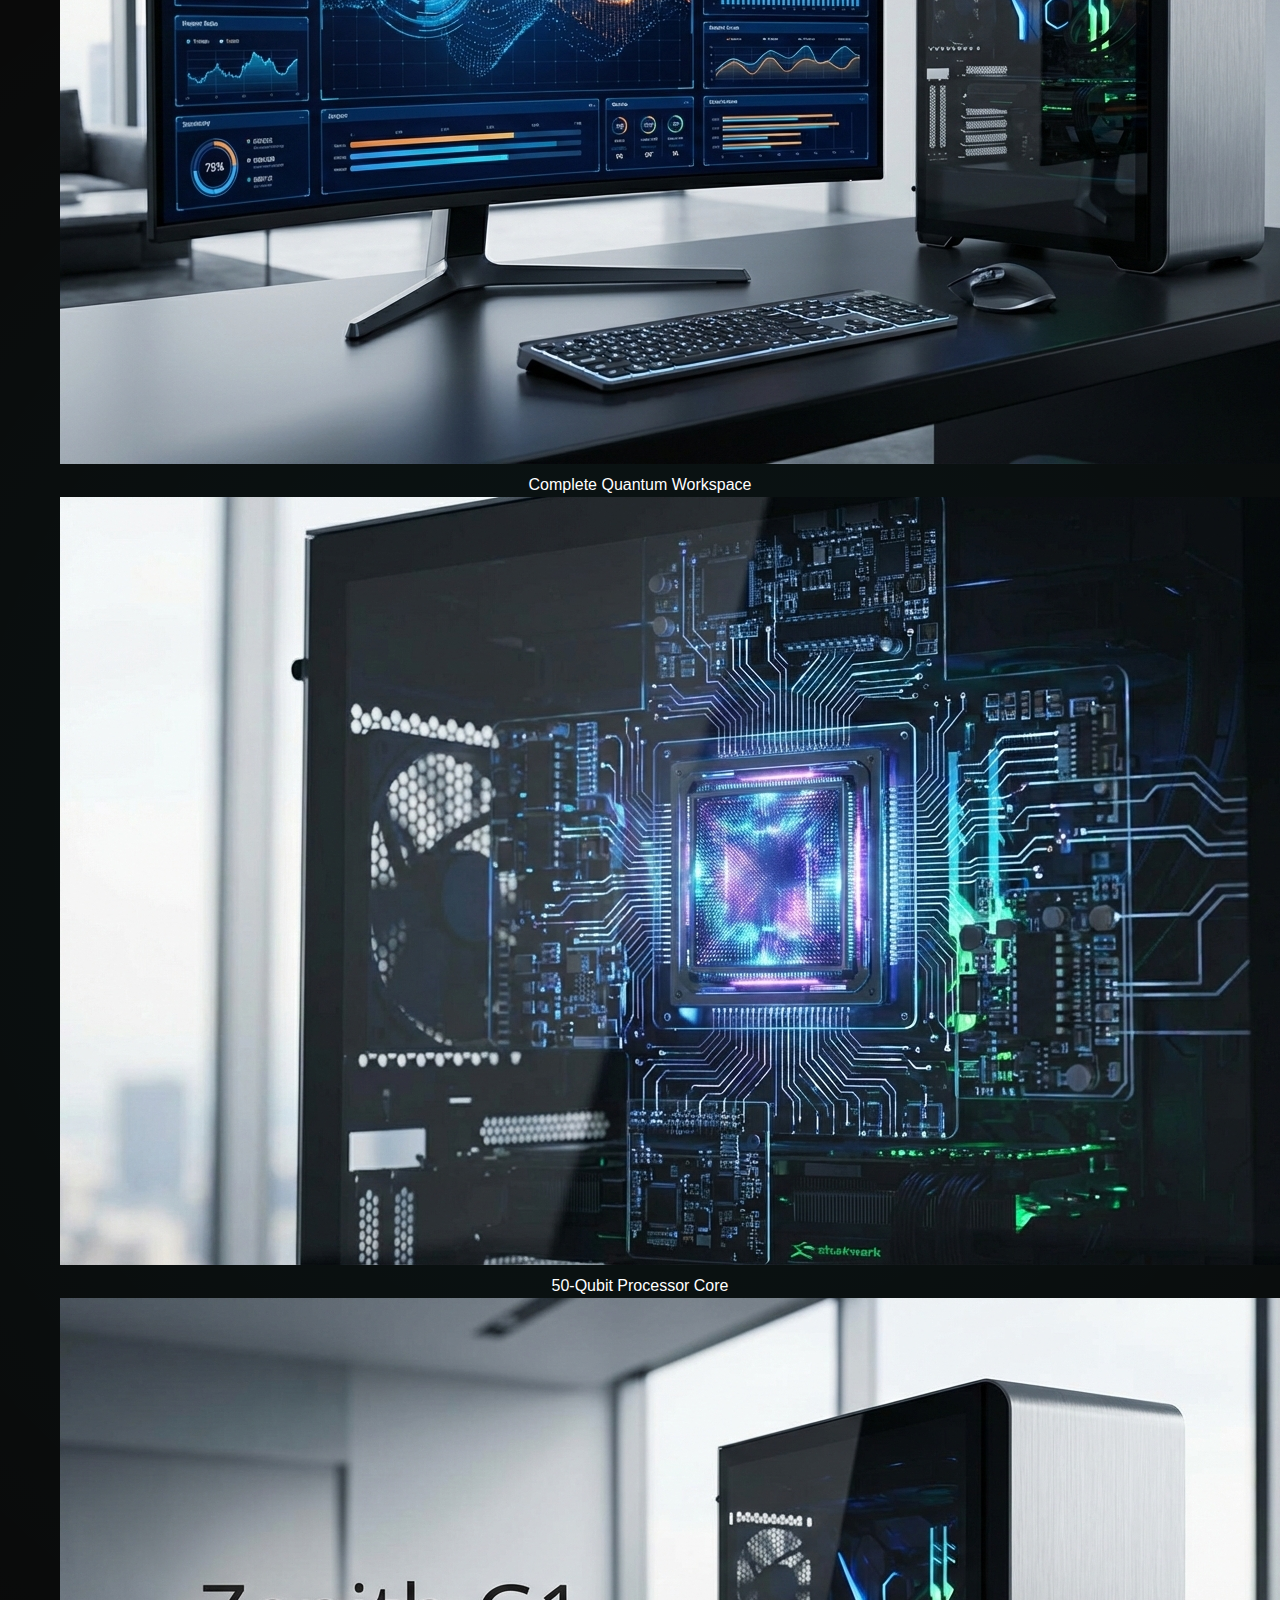
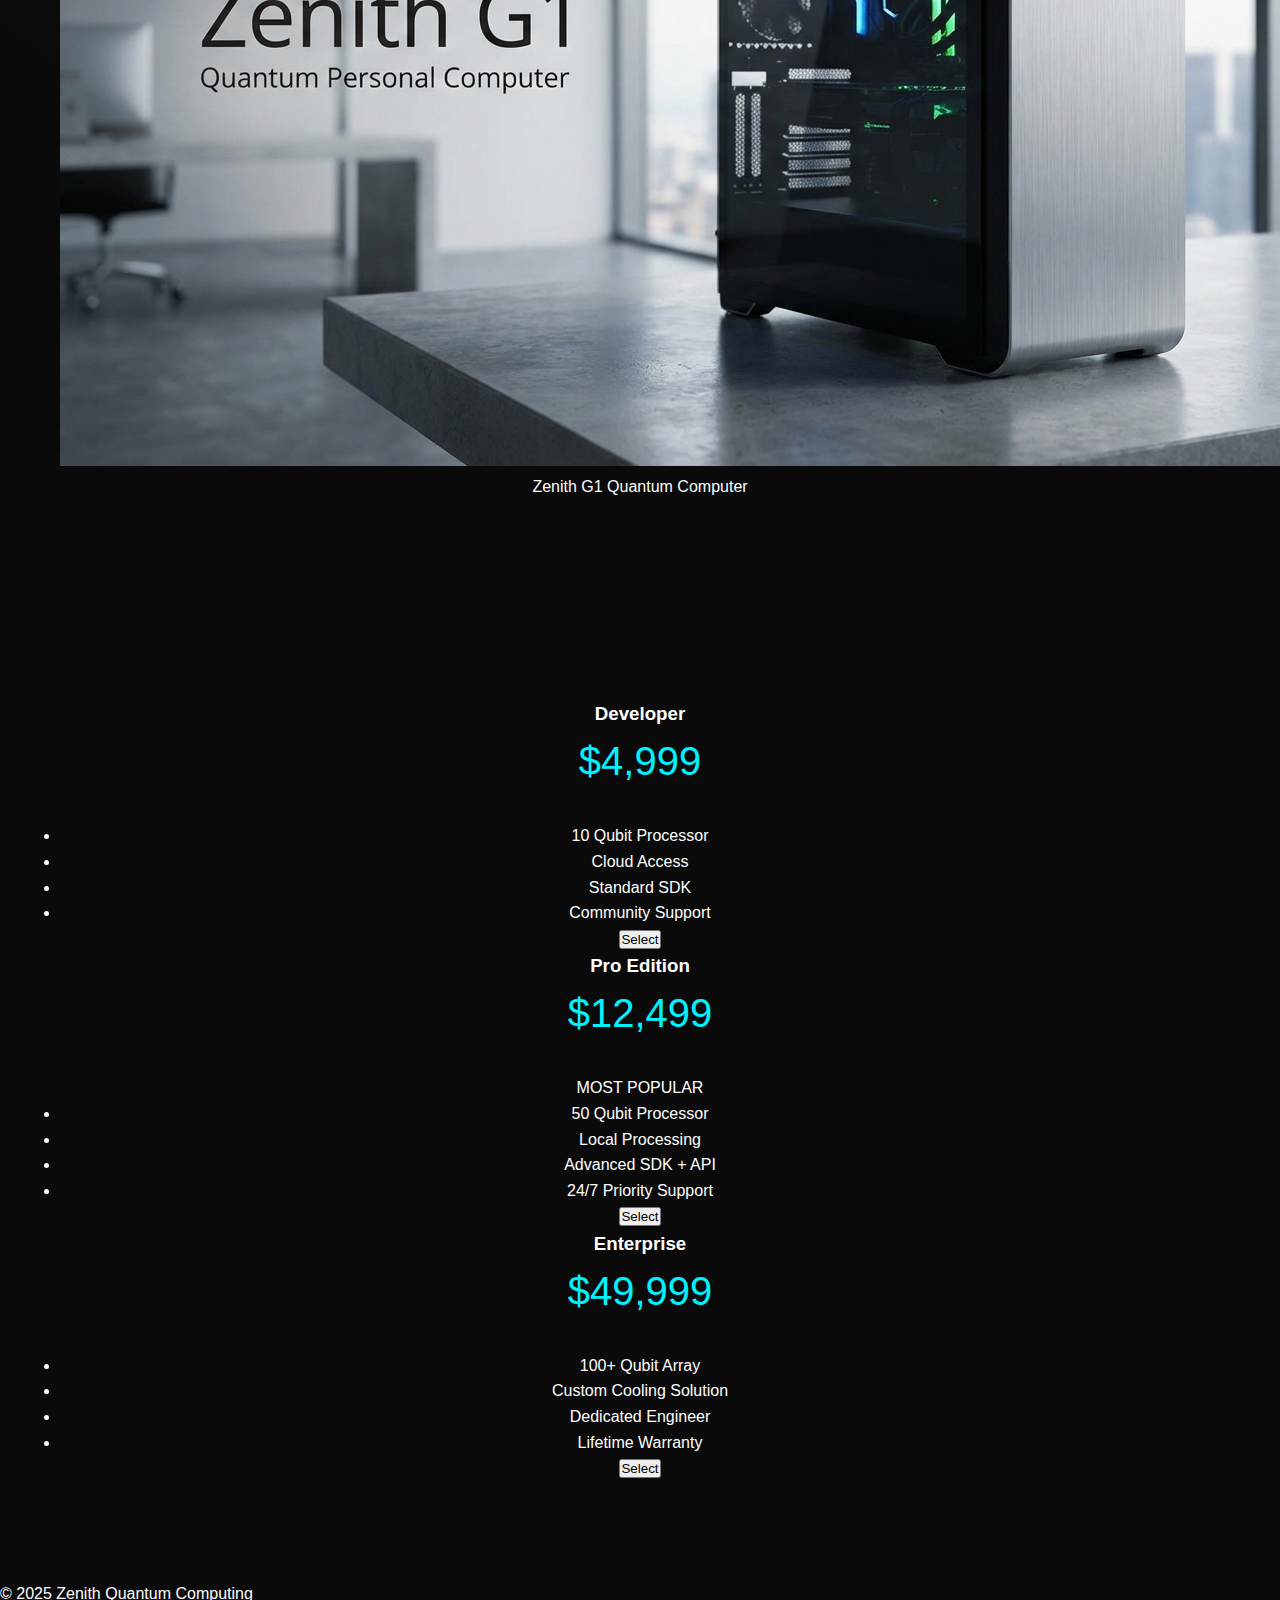
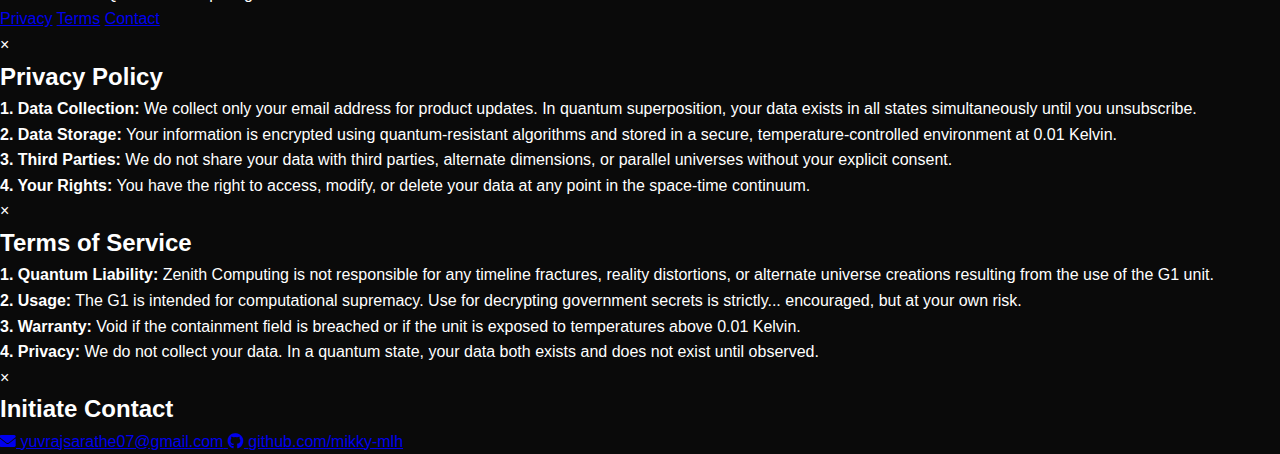
<file: Projects/Product Landing Page/index.html>
<!DOCTYPE html>
<html lang="en">
<head>
    <meta charset="UTF-8">
    <meta name="viewport" content="width=device-width, initial-scale=1.0">
    <title>Zenith G1 | Quantum Personal Computer</title>
    <link rel="stylesheet" href="style.css">
    <link href="https://fonts.googleapis.com/css2?family=Orbitron:wght@400;500;700;900&family=Rajdhani:wght@300;400;500;600;700&display=swap" rel="stylesheet">
    <link rel="stylesheet" href="https://cdnjs.cloudflare.com/ajax/libs/font-awesome/6.0.0/css/all.min.css">
</head>
<body>
    <header id="header">
        <a href="https://github.com/mikky-mlh" class="logo-wrapper" target="_blank">
            <img id="header-img" src="Circle LOGO.png" alt="Zenith Logo">
            <span class="logo-text">ZENITH <span class="highlight">G1</span></span>
        </a>
        <nav id="nav-bar">
            <ul>
                <li><a class="nav-link" href="#features">Capabilities</a></li>
                <li><a class="nav-link" href="#video-section">Demo</a></li>
                <li><a class="nav-link" href="#pricing">Acquire</a></li>
            </ul>
        </nav>
    </header>

    <main>
        <section id="hero">
            <div class="hero-content">
                <h1>Quantum Supremacy<br>On Your <span class="neon-text">Desk</span></h1>
                <p>The Zenith G1 isn't just a computer. It's a portal to infinite probability. 50 Qubits. Zero Latency. Absolute Power.</p>
                <form id="form" action="https://formsubmit.co/5ff7a2ba7a8647f05d27c43c26474e73" method="POST" onsubmit="return true;">
                    <input type="hidden" name="_next" value="https://mikky-mlh.github.io/Web-Projects/Projects/Product%20Landing%20Page/thank-you">
                    <input type="hidden" name="_captcha" value="false">
                    <input type="hidden" name="_template" value="table">
                    <input type="hidden" name="_autoresponse" value="Thank you for your interest in Zenith G1!">
                    <div class="input-group">
                        <input type="email" id="email" name="email" placeholder="Enter your email for early access" autocomplete="off" required>
                        <input type="submit" id="submit" value="RESERVE UNIT">
                    </div>
                </form>
            </div>
            <div class="hero-bg-glow"></div>
        </section>

        <section id="features">
            <div class="feature-card">
                <i class="fa-solid fa-atom icon"></i>
                <h3>50-Qubit Core</h3>
                <p>Proprietary superconducting qubits operating at near-absolute zero for unparalleled coherence times.</p>
            </div>
            <div class="feature-card">
                <i class="fa-solid fa-microchip icon"></i>
                <h3>Neural Interface</h3>
                <p>Direct brain-computer interface compatibility for seamless thought-to-action processing.</p>
            </div>
            <div class="feature-card">
                <i class="fa-solid fa-shield-halved icon"></i>
                <h3>Quantum Encryption</h3>
                <p>Unbreakable encryption keys generated by true quantum randomness. Your data is physically secure.</p>
            </div>
        </section>

        <section id="video-section">
            <h2>Witness The <span class="highlight">Shift</span></h2>
            <div class="gallery">
                <div class="gallery-item">
                    <img src="Quantum3.png" alt="Zenith G1 Workspace Setup">
                    <div class="overlay">Complete Quantum Workspace</div>
                </div>
                <div class="gallery-item">
                    <img src="Quantum2.png" alt="Quantum Processor Core">
                    <div class="overlay">50-Qubit Processor Core</div>
                </div>
                <div class="gallery-item">
                    <img src="Quantum1.png" alt="Zenith G1 Unit">
                    <div class="overlay">Zenith G1 Quantum Computer</div>
                </div>
            </div>
        </section>

        <section id="pricing">
            <div class="pricing-card">
                <div class="card-header">
                    <h3>Developer</h3>
                    <div class="price">$4,999</div>
                </div>
                <ul>
                    <li>10 Qubit Processor</li>
                    <li>Cloud Access</li>
                    <li>Standard SDK</li>
                    <li>Community Support</li>
                </ul>
                <button class="btn-select" onclick="scrollToEmail(this); return false;">Select</button>
            </div>
            <div class="pricing-card featured">
                <div class="card-header">
                    <h3>Pro Edition</h3>
                    <div class="price">$12,499</div>
                    <span class="badge">MOST POPULAR</span>
                </div>
                <ul>
                    <li>50 Qubit Processor</li>
                    <li>Local Processing</li>
                    <li>Advanced SDK + API</li>
                    <li>24/7 Priority Support</li>
                </ul>
                <button class="btn-select" onclick="scrollToEmail(this); return false;">Select</button>
            </div>
            <div class="pricing-card">
                <div class="card-header">
                    <h3>Enterprise</h3>
                    <div class="price">$49,999</div>
                </div>
                <ul>
                    <li>100+ Qubit Array</li>
                    <li>Custom Cooling Solution</li>
                    <li>Dedicated Engineer</li>
                    <li>Lifetime Warranty</li>
                </ul>
                <button class="btn-select" onclick="scrollToEmail(this); return false;">Select</button>
            </div>
        </section>
    </main>

    <footer>
        <div class="footer-content">
            <span>&copy; 2025 Zenith Quantum Computing</span>
            <div class="socials">
                <a href="#" onclick="openModal('privacy-modal'); return false;">Privacy</a>
                <a href="#" onclick="openModal('terms-modal'); return false;">Terms</a>
                <a href="#" onclick="openModal('contact-modal'); return false;">Contact</a>
            </div>
        </div>
    </footer>

    <!-- Privacy Modal -->
    <div id="privacy-modal" class="modal">
        <div class="modal-content">
            <span class="close-btn" onclick="closeModal('privacy-modal')">&times;</span>
            <h2>Privacy <span class="highlight">Policy</span></h2>
            <div class="modal-body">
                <p><strong>1. Data Collection:</strong> We collect only your email address for product updates. In quantum superposition, your data exists in all states simultaneously until you unsubscribe.</p>
                <p><strong>2. Data Storage:</strong> Your information is encrypted using quantum-resistant algorithms and stored in a secure, temperature-controlled environment at 0.01 Kelvin.</p>
                <p><strong>3. Third Parties:</strong> We do not share your data with third parties, alternate dimensions, or parallel universes without your explicit consent.</p>
                <p><strong>4. Your Rights:</strong> You have the right to access, modify, or delete your data at any point in the space-time continuum.</p>
            </div>
        </div>
    </div>

    <!-- Terms Modal -->
    <div id="terms-modal" class="modal">
        <div class="modal-content">
            <span class="close-btn" onclick="closeModal('terms-modal')">&times;</span>
            <h2>Terms of <span class="highlight">Service</span></h2>
            <div class="modal-body">
                <p><strong>1. Quantum Liability:</strong> Zenith Computing is not responsible for any timeline fractures, reality distortions, or alternate universe creations resulting from the use of the G1 unit.</p>
                <p><strong>2. Usage:</strong> The G1 is intended for computational supremacy. Use for decrypting government secrets is strictly... encouraged, but at your own risk.</p>
                <p><strong>3. Warranty:</strong> Void if the containment field is breached or if the unit is exposed to temperatures above 0.01 Kelvin.</p>
                <p><strong>4. Privacy:</strong> We do not collect your data. In a quantum state, your data both exists and does not exist until observed.</p>
            </div>
        </div>
    </div>

    <!-- Contact Modal -->
    <div id="contact-modal" class="modal">
        <div class="modal-content contact-card">
            <span class="close-btn" onclick="closeModal('contact-modal')">&times;</span>
            <h2>Initiate <span class="highlight">Contact</span></h2>
            <div class="contact-links">
                <a href="mailto:yuvrajsarathe07@gmail.com" class="contact-item">
                    <i class="fa-solid fa-envelope"></i>
                    <span>yuvrajsarathe07@gmail.com</span>
                </a>
                <a href="https://github.com/mikky-mlh" target="_blank" class="contact-item">
                    <i class="fa-brands fa-github"></i>
                    <span>github.com/mikky-mlh</span>
                </a>
            </div>
        </div>
    </div>

    <script>
        function openModal(modalId) {
            document.getElementById(modalId).style.display = 'flex';
            document.body.style.overflow = 'hidden'; // Prevent scrolling
        }

        function closeModal(modalId) {
            document.getElementById(modalId).style.display = 'none';
            document.body.style.overflow = 'auto'; // Restore scrolling
        }

        // Close modal if clicking outside content
        window.onclick = function(event) {
            if (event.target.classList.contains('modal')) {
                event.target.style.display = 'none';
                document.body.style.overflow = 'auto';
            }
        }

        function scrollToEmail(button) {
            const allCards = document.querySelectorAll('.pricing-card');
            allCards.forEach(card => card.classList.remove('featured'));
            button.closest('.pricing-card').classList.add('featured');
            
            document.getElementById('hero').scrollIntoView({ behavior: 'smooth' });
            setTimeout(() => {
                const emailInput = document.getElementById('email');
                emailInput.focus();
                emailInput.placeholder = '👉 Enter your email here to reserve your unit';
            }, 500);
        }
    </script>
</body>
</html>
</file>
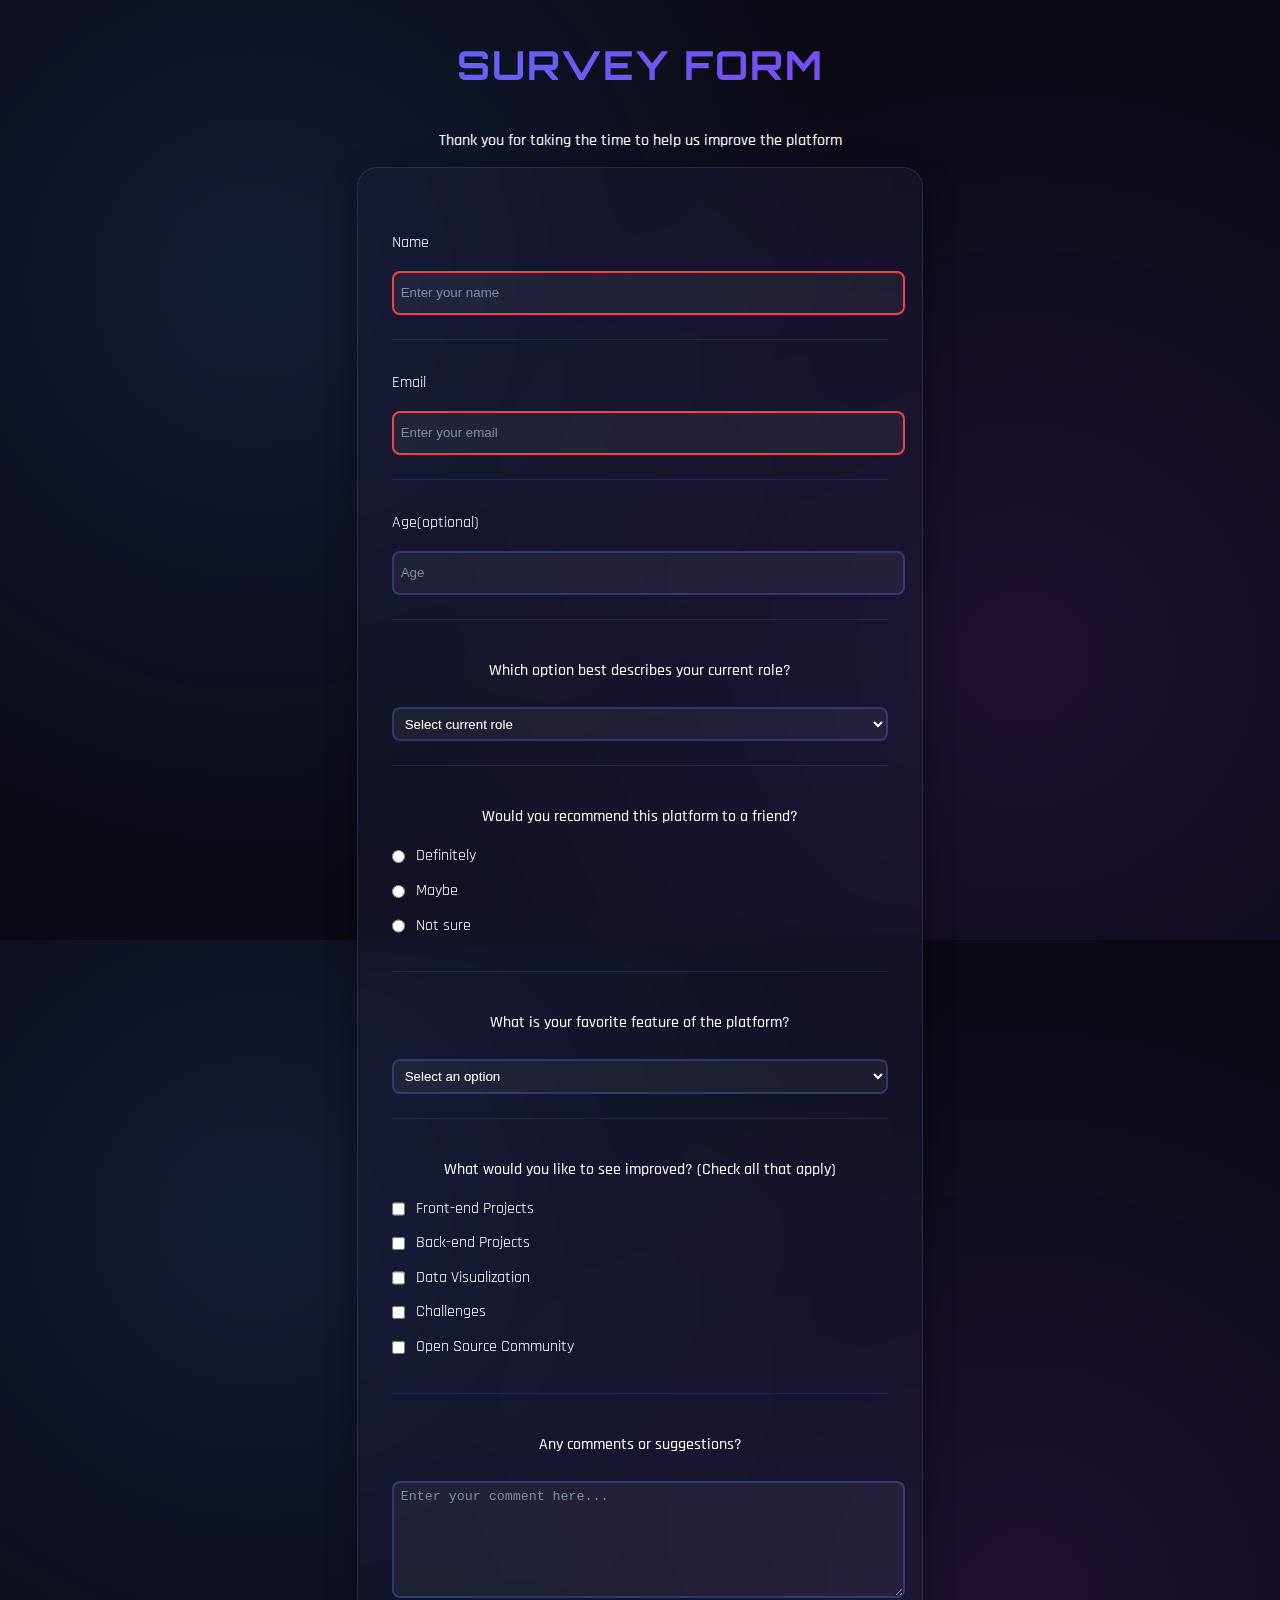
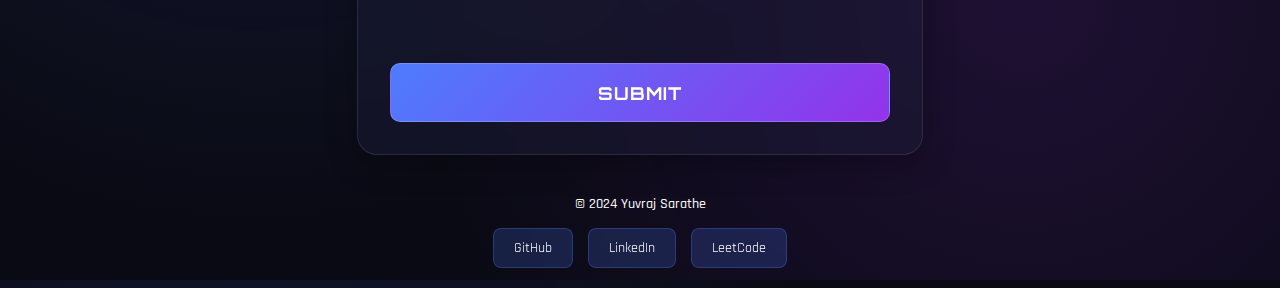
<file: Projects/Survey Form/index.html>
<!DOCTYPE html>
<html lang="en">
    <head>
        <meta charset="UTF-8">
        <meta name="viewport" content="width=device-width, initial-scale=1.0">
        <link href="https://fonts.googleapis.com/css2?family=Orbitron:wght@400;500;700;900&family=Rajdhani:wght@300;400;500;600;700&display=swap" rel="stylesheet">
        <link rel="stylesheet" href="style.css" />
        <title>Survey Form</title>
    </head>
    <body>
        <h1 id="title">Survey Form</h1>
        <p id="description">Thank you for taking the time to help us improve the platform</p>
        <form id="survey-form" action="https://formsubmit.co/5ff7a2ba7a8647f05d27c43c26474e73" method="POST">
            <input type="hidden" name="_captcha" value="false">
            <input type="hidden" name="_subject" value="New Survey Form Submission">
            <input type="hidden" name="_next" value="https://mikky-mlh.github.io/Web-Projects/Projects/Survey%20Form/thank-you.html">
            <fieldset class="form-group">
                <label id="name-label" for="name">Name</label>
                <input type="text" id="name" name="name" placeholder="Enter your name" required>
            </fieldset>
            <fieldset class="form-group">
                <label id="email-label" for="email">Email</label>
                <input type="email" id="email" name="email" placeholder="Enter your email" required>
            </fieldset>
            <fieldset class="form-group">
                <label id="number-label" for="number">Age(optional)</label>
                <input type="number" id="number" name="age" placeholder="Age" min="13" max="120">
            </fieldset>
            <fieldset class="form-group">
                <p>Which option best describes your current role?</p>
                <select id="dropdown" name="role" required>
                    <option disabled selected value>Select current role</option>
                    <option value="student">Student</option>
                    <option value="full-time-learner">Full Time Learner</option>
                    <option value="full-time-job">Full Time Job</option>
                    <option value="prefer-not-to-say">Prefer not to say</option>
                    <option value="other">Other</option>
                </select>
            </fieldset>
            <fieldset class="form-group">
                <p>Would you recommend this platform to a friend?</p>
                <label>
                    <input name="recommend" value="definitely" type="radio" class="inline" required> Definitely
                </label>
                <label>
                    <input name="recommend" value="maybe" type="radio" class="inline"> Maybe
                </label>
                <label>
                    <input name="recommend" value="not-sure" type="radio" class="inline"> Not sure
                </label>
            </fieldset>
            <fieldset class="form-group">
                <p>What is your favorite feature of the platform?</p>
                <select id="most-like" name="favorite-feature" required>
                    <option disabled selected value>Select an option</option>
                    <option value="challenges">Challenges</option>
                    <option value="projects">Projects</option>
                    <option value="community">Community</option>
                    <option value="open-source">Open Source</option>
                </select>
            </fieldset>
            <fieldset class="form-group">
                <p>What would you like to see improved? (Check all that apply)</p>
                <label>
                    <input name="improve" value="front-end-projects" type="checkbox" class="inline"> Front-end Projects
                </label>
                <label>
                    <input name="improve" value="back-end-projects" type="checkbox" class="inline"> Back-end Projects
                </label>
                <label>
                    <input name="improve" value="data-visualization" type="checkbox" class="inline"> Data Visualization
                </label>
                <label>
                    <input name="improve" value="challenges" type="checkbox" class="inline"> Challenges
                </label>
                <label>
                    <input name="improve" value="open-source-community" type="checkbox" class="inline"> Open Source Community
                </label>
            </fieldset>
            <fieldset class="form-group">
                <p>Any comments or suggestions?</p>
                <textarea id="comments" name="comments" placeholder="Enter your comment here..."></textarea>
            </fieldset>
            <button type="submit" id="submit">Submit</button>
        </form>
        <footer>
            <p>© 2024 Yuvraj Sarathe</p>
            <div class="social-buttons">
                <a href="https://github.com/mikky-mlh" target="_blank" class="social-btn">GitHub</a>
                <a href="https://www.linkedin.com/in/yuvraj-sarathe" target="_blank" class="social-btn">LinkedIn</a>
                <a href="https://leetcode.com/u/Mikky_mlh/" target="_blank" class="social-btn">LeetCode</a>
            </div>
        </footer>
    </body>
</html>
</file>
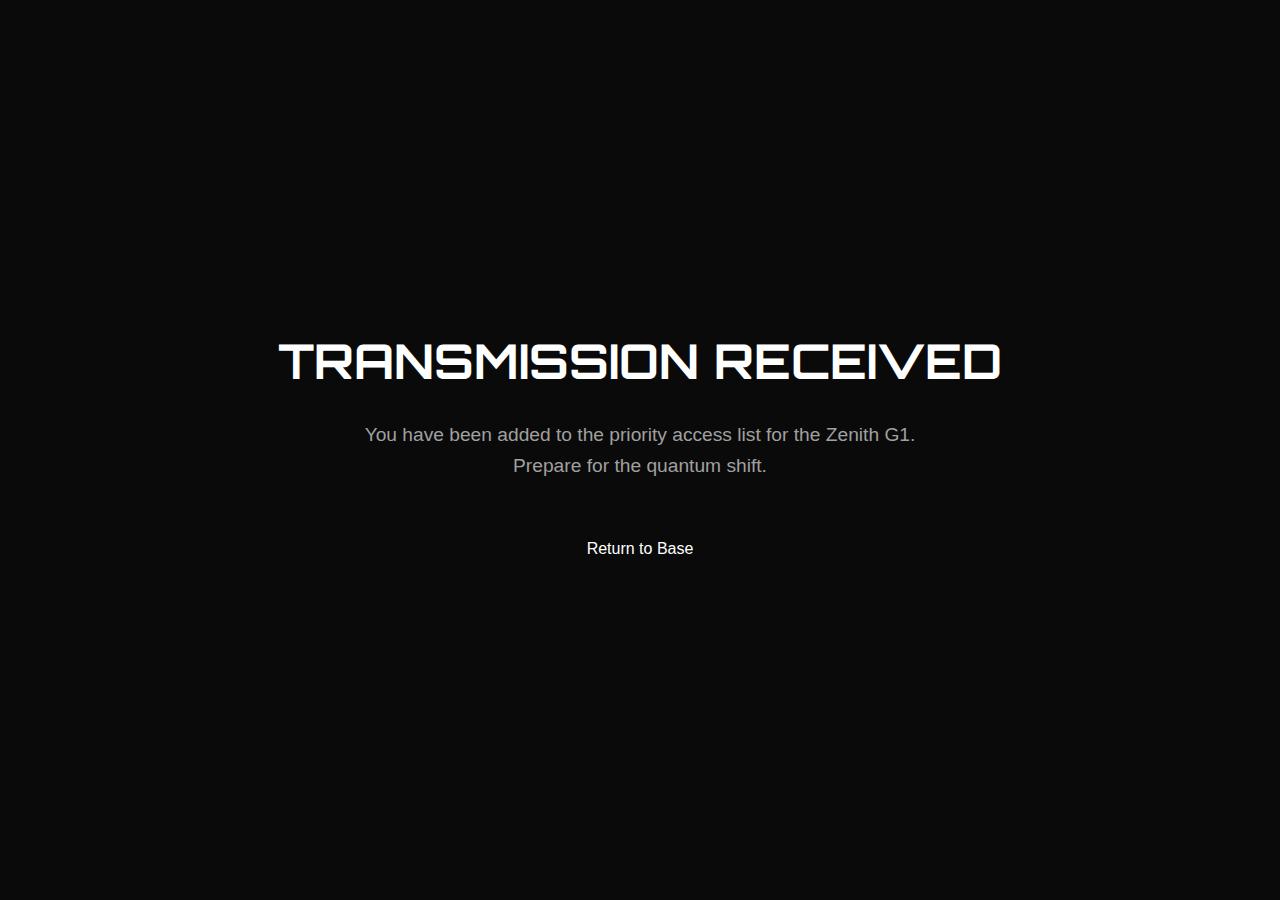
<file: Projects/Product Landing Page/thank-you.html>
<!DOCTYPE html>
<html lang="en">
<head>
    <meta charset="UTF-8">
    <meta name="viewport" content="width=device-width, initial-scale=1.0">
    <title>Transmission Received | Zenith G1</title>
    <link rel="stylesheet" href="style.css">
    <link href="https://fonts.googleapis.com/css2?family=Orbitron:wght@400;500;700;900&family=Rajdhani:wght@300;400;500;600;700&display=swap" rel="stylesheet">
</head>
<body>
    <main style="height: 100vh; display: flex; flex-direction: column; justify-content: center; align-items: center; text-align: center; padding: 20px;">
        <h1 style="font-family: 'Orbitron', sans-serif; font-size: 3rem; margin-bottom: 20px; color: #fff;">
            TRANSMISSION <span class="highlight">RECEIVED</span>
        </h1>
        <p style="font-size: 1.2rem; color: #a0a0a0; max-width: 600px; margin-bottom: 40px;">
            You have been added to the priority access list for the Zenith G1.
            <br>Prepare for the quantum shift.
        </p>
        <a href="index.html" class="btn-select" style="text-decoration: none; padding: 15px 40px; color: var(--primary-cyan);">Return to Base</a>
    </main>
</body>
</html>
</file>
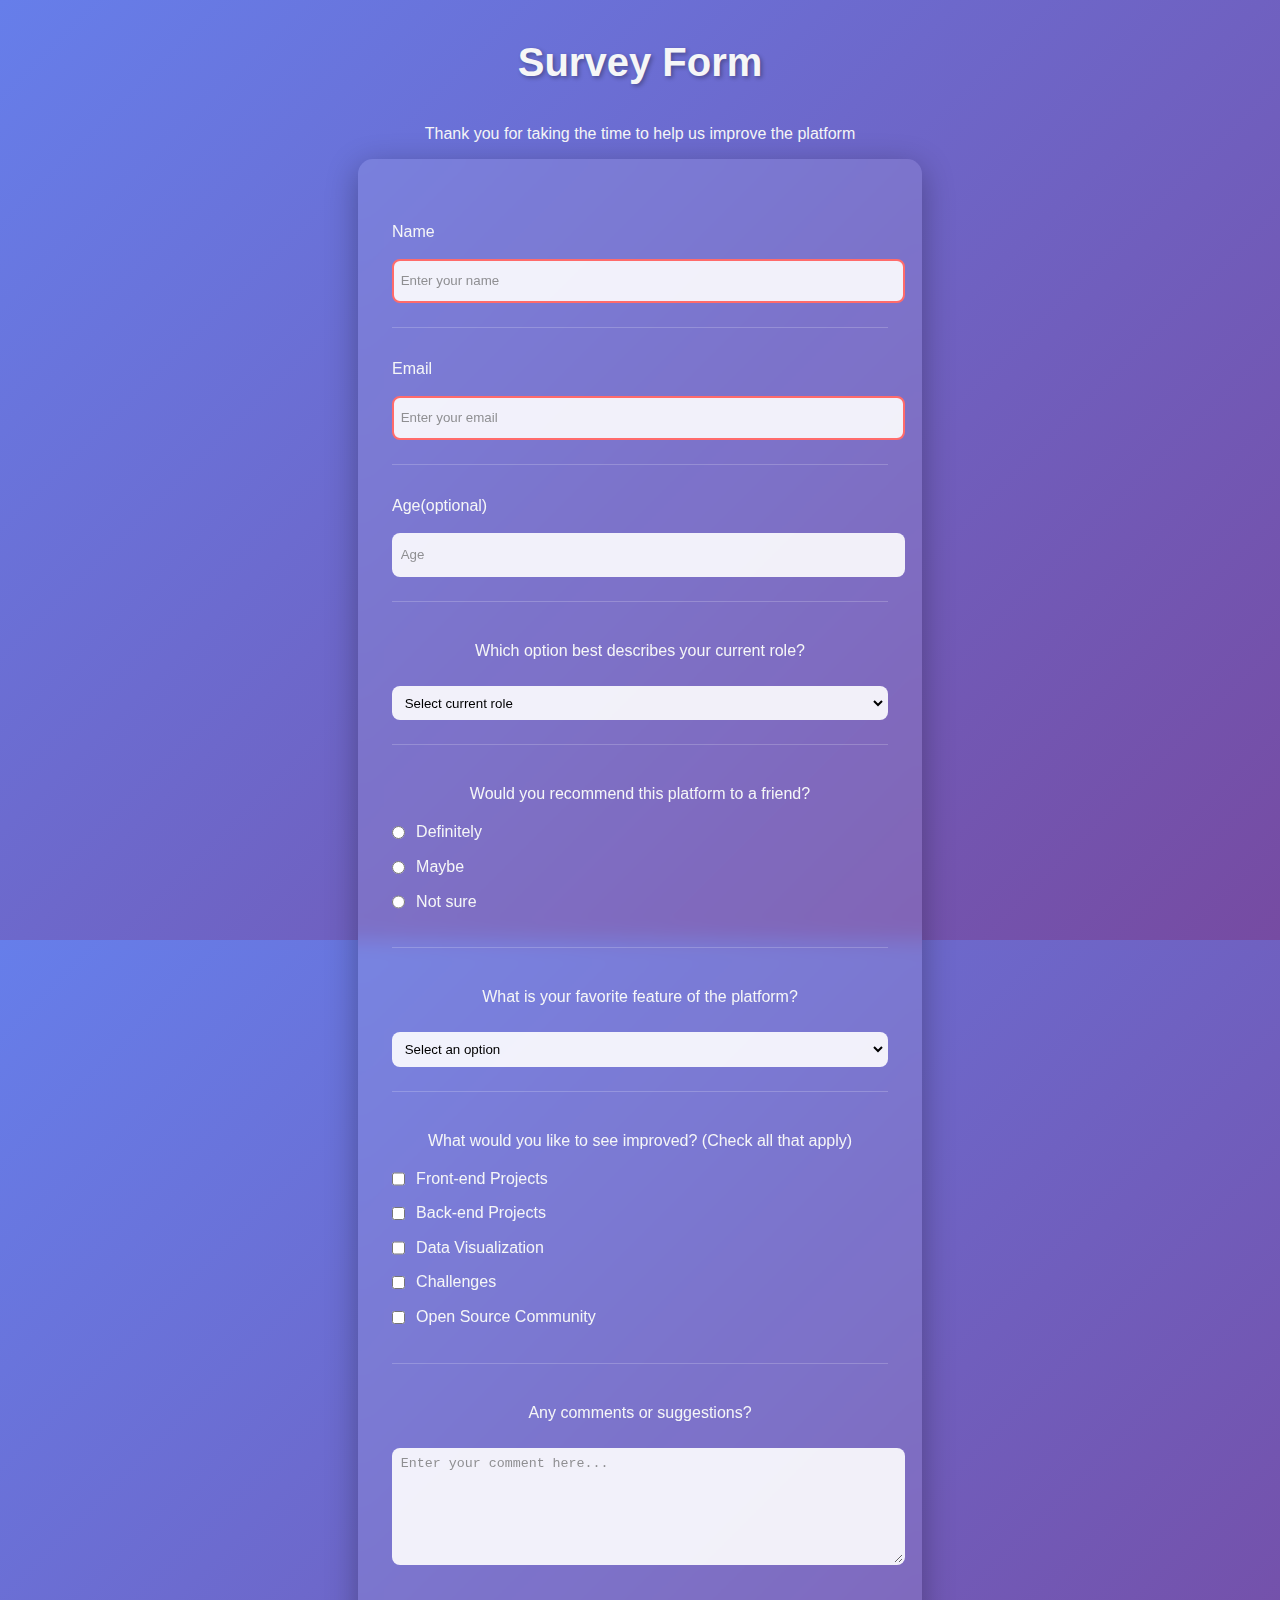
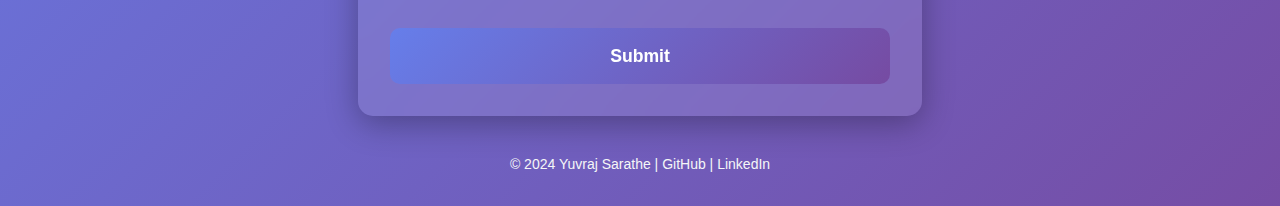
<file: Projects/Survey Form/Survey Form.html>
<!DOCTYPE html>
<html lang="en">
    <head>
        <meta charset="UTF-8">
        <meta name="viewport" content="width=device-width, initial-scale=1.0">
        <link rel="stylesheet" href="Survey Form.css" />
    </head>
    <body>
        <h1 id="title">Survey Form</h1>
        <p id="description">Thank you for taking the time to help us improve the platform</p>
        <form id="survey-form">
            <fieldset class="form-group">
                <label id="name-label" for="name">Name</label>
                <input type="text" id="name" placeholder="Enter your name" required>
            </fieldset>
            <fieldset class="form-group">
                <label id="email-label" for="email">Email</label>
                <input type="email" id="email" placeholder="Enter your email" required>
            </fieldset>
            <fieldset class="form-group">
                <label id="number-label" for="number">Age(optional)</label>
                <input type="number" id="number" placeholder="Age" min="13" max="120">
            </fieldset>
            <fieldset class="form-group">
                <p>Which option best describes your current role?</p>
                <select id="dropdown" required>
                    <option disabled selected value>Select current role</option>
                    <option value="student">Student</option>
                    <option value="full-time-learner">Full Time Learner</option>
                    <option value="full-time-job">Full Time Job</option>
                    <option value="prefer-not-to-say">Prefer not to say</option>
                    <option value="other">Other</option>
                </select>
            </fieldset>
            <fieldset class="form-group">
                <p>Would you recommend this platform to a friend?</p>
                <label>
                    <input name="recommend" value="definitely" type="radio" class="inline" required> Definitely
                </label>
                <label>
                    <input name="recommend" value="maybe" type="radio" class="inline"> Maybe
                </label>
                <label>
                    <input name="recommend" value="not-sure" type="radio" class="inline"> Not sure
                </label>
            </fieldset>
            <fieldset class="form-group">
                <p>What is your favorite feature of the platform?</p>
                <select id="most-like" required>
                    <option disabled selected value>Select an option</option>
                    <option value="challenges">Challenges</option>
                    <option value="projects">Projects</option>
                    <option value="community">Community</option>
                    <option value="open-source">Open Source</option>
                </select>
            </fieldset>
            <fieldset class="form-group">
                <p>What would you like to see improved? (Check all that apply)</p>
                <label>
                    <input name="improve" value="front-end-projects" type="checkbox" class="inline"> Front-end Projects
                </label>
                <label>
                    <input name="improve" value="back-end-projects" type="checkbox" class="inline"> Back-end Projects
                </label>
                <label>
                    <input name="improve" value="data-visualization" type="checkbox" class="inline"> Data Visualization
                </label>
                <label>
                    <input name="improve" value="challenges" type="checkbox" class="inline"> Challenges
                </label>
                <label>
                    <input name="improve" value="open-source-community" type="checkbox" class="inline"> Open Source Community
                </label>
            </fieldset>
            <fieldset class="form-group">
                <p>Any comments or suggestions?</p>
                <textarea id="comments" placeholder="Enter your comment here..."></textarea>
            </fieldset>
            <button type="submit" id="submit">Submit</button>
        </form>
        <footer>
            <p>
                © 2024 Yuvraj Sarathe | 
                <a href="https://github.com/mikky-mlh" target="_blank">GitHub</a> | 
                <a href="https://www.linkedin.com/in/yuvraj-sarathe" target="_blank">LinkedIn</a>
            </p>
        </footer>
    </body>
</html>
</file>
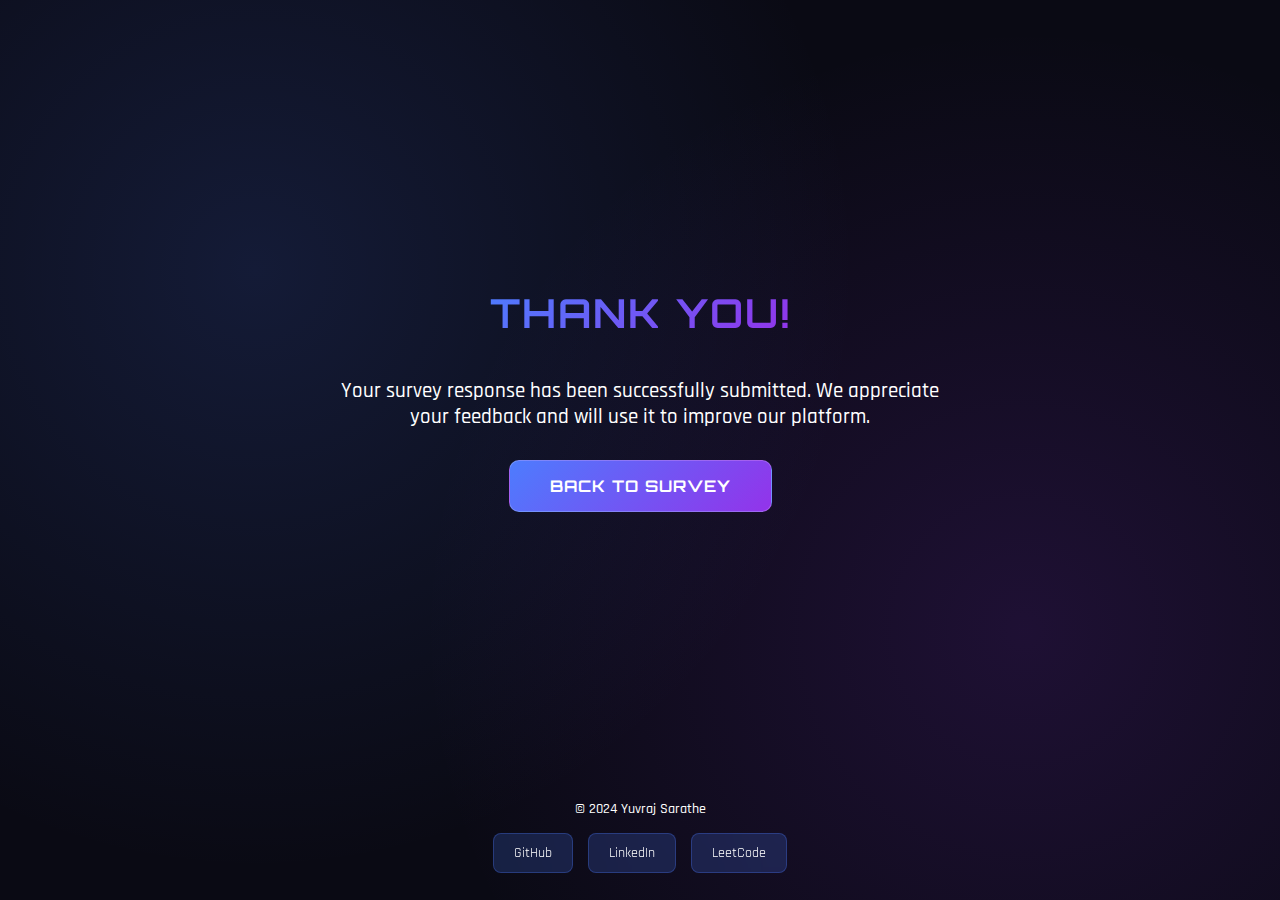
<file: Projects/Survey Form/thank-you.html>
<!DOCTYPE html>
<html lang="en">
<head>
    <meta charset="UTF-8">
    <meta name="viewport" content="width=device-width, initial-scale=1.0">
    <link href="https://fonts.googleapis.com/css2?family=Orbitron:wght@400;500;700;900&family=Rajdhani:wght@300;400;500;600;700&display=swap" rel="stylesheet">
    <link rel="stylesheet" href="style.css">
    <title>Thank You - Survey Form</title>
</head>
<body>
    <div style="display: flex; flex-direction: column; align-items: center; justify-content: center; min-height: 80vh; text-align: center; padding: 20px;">
        <h1 id="title" style="margin-bottom: 20px;">Thank You!</h1>
        <p id="description" style="font-size: 1.3rem; max-width: 600px; margin-bottom: 30px;">
            Your survey response has been successfully submitted. We appreciate your feedback and will use it to improve our platform.
        </p>
        <a href="index.html" style="padding: 15px 40px; background: linear-gradient(135deg, var(--primary-blue), var(--primary-purple)); color: white; text-decoration: none; border-radius: 10px; font-family: var(--font-heading); font-weight: bold; text-transform: uppercase; letter-spacing: 1px; transition: all 0.3s ease; border: 1px solid rgba(255,255,255,0.2);">
            Back to Survey
        </a>
    </div>
    <footer>
        <p>© 2024 Yuvraj Sarathe</p>
        <div class="social-buttons">
            <a href="https://github.com/mikky-mlh" target="_blank" class="social-btn">GitHub</a>
            <a href="https://www.linkedin.com/in/yuvraj-sarathe" target="_blank" class="social-btn">LinkedIn</a>
            <a href="https://leetcode.com/u/Mikky_mlh/" target="_blank" class="social-btn">LeetCode</a>
        </div>
    </footer>
</body>
</html>
</file>
<file: style-main.css>
:root {
    --primary-dark: #0a192f;
    --secondary-dark: #112240;
    --accent-blue: #64ffda;
    --accent-light: #8892b0;
    --accent-lighter: #ccd6f6;
    --white: #e6f1ff;
    --success: #64ffda;
    --font-primary: 'Inter', sans-serif;
    --font-mono: 'JetBrains Mono', monospace;
    --shadow-sm: 0 2px 5px rgba(0, 0, 0, 0.1);
    --shadow-md: 0 5px 15px rgba(0, 0, 0, 0.2);
    --shadow-lg: 0 10px 30px rgba(0, 0, 0, 0.3);
    --border-radius: 8px;
    --border-radius-lg: 12px;
    --transition: all 0.25s cubic-bezier(0.645, 0.045, 0.355, 1);
}

* {
    margin: 0;
    padding: 0;
    box-sizing: border-box;
}

html {
    scroll-behavior: smooth;
    scroll-padding-top: 80px;
}

body {
    font-family: var(--font-primary);
    background-color: var(--primary-dark);
    color: var(--accent-light);
    line-height: 1.6;
    min-height: 100vh;
}

.container {
    max-width: 1200px;
    margin: 0 auto;
    padding: 0 20px;
}

h1, h2, h3, h4 {
    color: var(--white);
    font-weight: 600;
    line-height: 1.2;
}

a {
    color: var(--accent-blue);
    text-decoration: none;
    transition: var(--transition);
}

a:hover {
    color: var(--white);
}

/* Navigation */
.navbar {
    position: fixed;
    top: 0;
    width: 100%;
    background: rgba(10, 25, 47, 0.95);
    backdrop-filter: blur(10px);
    border-bottom: 1px solid rgba(100, 255, 218, 0.1);
    z-index: 1000;
}

.nav-container {
    display: flex;
    justify-content: space-between;
    align-items: center;
    padding: 1rem 20px;
    height: 70px;
}

.nav-brand {
    font-family: var(--font-mono);
    font-size: 1.5rem;
    font-weight: 700;
    color: var(--accent-blue);
    letter-spacing: -0.5px;
}

.nav-menu {
    display: flex;
    gap: 2rem;
}

.nav-link {
    font-family: var(--font-mono);
    font-size: 0.9rem;
    color: var(--accent-light);
    text-transform: capitalize;
    padding: 0.5rem 0;
    position: relative;
}

.nav-link:hover,
.nav-link.active,
.nav-link:focus {
    color: var(--accent-blue);
    outline: none;
}

.nav-link::after {
    content: '';
    position: absolute;
    bottom: 0;
    left: 0;
    width: 0;
    height: 2px;
    background: var(--accent-blue);
    transition: var(--transition);
}

.nav-link:hover::after,
.nav-link.active::after,
.nav-link:focus::after {
    width: 100%;
}

/* Hero Section */
.hero {
    padding: 150px 0 80px;
    background: linear-gradient(180deg, var(--primary-dark) 0%, var(--secondary-dark) 100%);
    text-align: center;
}

.hero-title {
    font-size: 3rem;
    margin-bottom: 1rem;
}

.hero-subtitle {
    font-size: 1.5rem;
    color: var(--accent-light);
    margin-bottom: 2rem;
}

.tagline {
    font-size: 1.2rem;
    max-width: 800px;
    margin: 0 auto 3rem;
    color: var(--accent-lighter);
}

.hero-buttons {
    display: flex;
    gap: 1rem;
    justify-content: center;
    margin-bottom: 2rem;
    flex-wrap: wrap;
}

.btn {
    display: inline-flex;
    align-items: center;
    gap: 0.5rem;
    padding: 12px 24px;
    font-family: var(--font-mono);
    font-size: 0.9rem;
    font-weight: 500;
    border-radius: var(--border-radius);
    transition: var(--transition);
    border: none;
    cursor: pointer;
}

.btn-primary {
    background: var(--accent-blue);
    color: var(--primary-dark);
}

.btn-primary:hover {
    transform: translateY(-2px);
    box-shadow: 0 10px 30px rgba(100, 255, 218, 0.3);
}

.btn-secondary {
    background: transparent;
    color: var(--accent-blue);
    border: 1px solid var(--accent-blue);
}

.btn-secondary:hover {
    background: rgba(100, 255, 218, 0.1);
    transform: translateY(-2px);
}

/* Sections */
.section {
    padding: 100px 0;
}

.section-header {
    margin-bottom: 3rem;
    text-align: center;
}

.section-title {
    font-size: 2.5rem;
    margin-bottom: 1rem;
    position: relative;
    display: inline-block;
}

.section-title::after {
    content: '';
    position: absolute;
    bottom: -10px;
    left: 50%;
    transform: translateX(-50%);
    width: 60px;
    height: 3px;
    background: var(--accent-blue);
}

.section-subtitle {
    font-size: 1.1rem;
    color: var(--accent-light);
    max-width: 600px;
    margin: 1rem auto 0;
}

/* Projects Grid */
.projects-grid {
    display: grid;
    grid-template-columns: repeat(auto-fit, minmax(300px, 1fr));
    gap: 2rem;
}

.project-card {
    background: var(--secondary-dark);
    border: 1px solid rgba(100, 255, 218, 0.1);
    border-radius: var(--border-radius-lg);
    overflow: hidden;
    transition: var(--transition);
    height: 100%;
}

.project-card:hover {
    transform: translateY(-10px);
    border-color: var(--accent-blue);
    box-shadow: var(--shadow-lg);
}

.project-image {
    height: 150px;
    background: linear-gradient(135deg, rgba(100, 255, 218, 0.1), rgba(17, 34, 64, 0.5));
    display: flex;
    align-items: center;
    justify-content: center;
    font-size: 3rem;
    color: var(--accent-blue);
}

.project-content {
    padding: 2rem;
    display: flex;
    flex-direction: column;
    height: calc(100% - 150px);
}

.project-meta {
    display: flex;
    justify-content: space-between;
    align-items: center;
    margin-bottom: 1rem;
    font-family: var(--font-mono);
    font-size: 0.85rem;
}

.project-type {
    color: var(--accent-blue);
    font-weight: 500;
}

.project-year {
    color: var(--accent-light);
}

.project-title {
    font-size: 1.5rem;
    margin-bottom: 1rem;
    color: var(--white);
}

.project-description {
    color: var(--accent-lighter);
    margin-bottom: 1.5rem;
    line-height: 1.7;
    flex-grow: 1;
}

.project-tech {
    display: flex;
    flex-wrap: wrap;
    gap: 0.5rem;
    margin-bottom: 1.5rem;
}

.tech-tag {
    background: rgba(100, 255, 218, 0.1);
    color: var(--accent-blue);
    padding: 0.3rem 0.8rem;
    border-radius: 4px;
    font-family: var(--font-mono);
    font-size: 0.8rem;
}

.project-links {
    display: flex;
    gap: 1rem;
    margin-top: auto;
}

.project-link {
    display: flex;
    align-items: center;
    gap: 0.5rem;
    font-family: var(--font-mono);
    font-size: 0.9rem;
    color: var(--accent-blue);
}

.project-link:hover {
    color: var(--white);
}

/* About Section */
.about-content {
    display: grid;
    grid-template-columns: 1fr 1fr;
    gap: 4rem;
    align-items: center;
}

.about-text {
    font-size: 1.1rem;
    line-height: 1.8;
    color: var(--accent-lighter);
}

.about-stats {
    display: grid;
    grid-template-columns: repeat(3, 1fr);
    gap: 2rem;
    text-align: center;
}

.stat {
    background: var(--secondary-dark);
    border: 1px solid rgba(100, 255, 218, 0.1);
    border-radius: var(--border-radius-lg);
    padding: 2rem;
}

.stat-number {
    font-size: 2.5rem;
    color: var(--accent-blue);
    font-weight: 700;
    margin-bottom: 0.5rem;
}

.stat-label {
    font-size: 0.9rem;
    color: var(--accent-light);
    font-family: var(--font-mono);
}

/* Portfolio Info Cards */
.info-card {
    background: var(--secondary-dark);
    border: 1px solid rgba(100, 255, 218, 0.1);
    border-radius: var(--border-radius-lg);
    padding: 1.5rem;
    transition: var(--transition);
    margin-bottom: 1.5rem;
}

.info-card:hover {
    transform: translateY(-5px);
    border-color: rgba(100, 255, 218, 0.3);
}

.info-header {
    display: flex;
    align-items: center;
    gap: 1rem;
    margin-bottom: 1rem;
}

.info-header i {
    color: var(--accent-blue);
    font-size: 1.2rem;
}

.info-header h3 {
    font-size: 1.2rem;
    margin: 0;
}

.info-content p {
    margin-bottom: 0.5rem;
    color: var(--accent-lighter);
}

.learning-stack {
    display: flex;
    flex-wrap: wrap;
    gap: 0.5rem;
    margin-top: 0.5rem;
}

.stack-item {
    background: rgba(100, 255, 218, 0.1);
    color: var(--accent-blue);
    padding: 0.3rem 0.8rem;
    border-radius: 4px;
    font-family: var(--font-mono);
    font-size: 0.85rem;
}

/* Certification Badge */
.cert-badge {
    display: inline-flex;
    align-items: center;
    gap: 0.5rem;
    background: rgba(100, 255, 218, 0.1);
    color: var(--accent-blue);
    padding: 0.5rem 1rem;
    border-radius: 20px;
    font-family: var(--font-mono);
    font-size: 0.9rem;
    margin-bottom: 1.5rem;
    border: 1px solid rgba(100, 255, 218, 0.2);
}

/* Footer */
.footer {
    background: var(--secondary-dark);
    border-top: 1px solid rgba(100, 255, 218, 0.1);
    padding: 3rem 0 1.5rem;
}

.footer-content {
    display: grid;
    grid-template-columns: repeat(3, 1fr);
    gap: 3rem;
    margin-bottom: 3rem;
}

.footer-about h3 {
    font-size: 1.5rem;
    margin-bottom: 0.5rem;
    color: var(--white);
}

.footer-about p {
    color: var(--accent-light);
    margin-bottom: 0.3rem;
}

.footer-location {
    font-size: 0.9rem;
    color: var(--accent-blue) !important;
    font-family: var(--font-mono);
}

.footer-links h4 {
    font-size: 1.1rem;
    margin-bottom: 1rem;
    color: var(--white);
}

.footer-links {
    display: flex;
    flex-direction: column;
    gap: 0.8rem;
}

.footer-links a {
    color: var(--accent-light);
    font-size: 0.9rem;
}

.footer-links a:hover {
    color: var(--accent-blue);
}

.footer-bottom {
    text-align: center;
    padding-top: 2rem;
    border-top: 1px solid rgba(100, 255, 218, 0.1);
    color: var(--accent-light);
    font-size: 0.9rem;
}

/* Responsive Design */
@media (max-width: 992px) {
    .about-content {
grid-template-columns: 1fr;
gap: 3rem;
    }
    
    .about-stats {
grid-template-columns: repeat(2, 1fr);
    }
    
    .footer-content {
grid-template-columns: repeat(2, 1fr);
    }
}

@media (max-width: 768px) {
    .hero-title {
font-size: 2.5rem;
    }
    
    .hero-subtitle {
font-size: 1.3rem;
    }
    
    .section-title {
font-size: 2rem;
    }
    
    .nav-menu {
display: none;
    }
    
    .projects-grid {
grid-template-columns: 1fr;
    }
    
    .about-stats {
grid-template-columns: 1fr;
    }
    
    .hero-buttons {
flex-direction: column;
align-items: center;
    }
}

@media (max-width: 480px) {
    .hero {
padding: 120px 0 60px;
    }
    
    .hero-title {
font-size: 2rem;
    }
    
    .section {
padding: 60px 0;
    }
    
    .container {
padding: 0 15px;
    }
    
    .footer-content {
grid-template-columns: 1fr;
    }
}
</file>
<file: Projects/Documentation Project/style.css>
:root {
    --bg-dark: #0a0a14;
    --bg-panel: rgba(30, 30, 60, 0.4);
    --primary-blue: #4d7cfe;
    --primary-purple: #9333ea;
    --accent-cyan: #06b6d4;
    --text-main: #ffffff;
    --text-muted: #a8b3cf;
    --font-heading: 'Orbitron', sans-serif;
    --font-body: 'Rajdhani', sans-serif;
}

* {
    margin: 0;
    padding: 0;
    box-sizing: border-box;
}

html {
    scroll-behavior: smooth;
}

body {
    font-family: var(--font-body);
    line-height: 1.7;
    background-color: var(--bg-dark);
    color: var(--text-main);
    min-height: 100vh;
    background-image: 
        radial-gradient(circle at 20% 30%, rgba(77, 124, 254, 0.15) 0%, transparent 50%),
        radial-gradient(circle at 80% 70%, rgba(147, 51, 234, 0.15) 0%, transparent 50%);
}

#navbar {
    position: fixed;
    top: 0;
    left: 0;
    width: 300px;
    height: 100vh;
    background: var(--bg-panel);
    backdrop-filter: blur(20px);
    box-shadow: 4px 0 32px rgba(0, 0, 0, 0.3);
    border-right: 1px solid rgba(255, 255, 255, 0.1);
    overflow-y: auto;
    z-index: 1000;
}

#navbar header {
    font-family: var(--font-heading);
    font-size: 1.6em;
    font-weight: 700;
    text-align: center;
    padding: 30px 20px;
    background: linear-gradient(135deg, var(--primary-blue), var(--primary-purple));
    color: white;
    text-transform: uppercase;
    letter-spacing: 2px;
}

#navbar ul {
    list-style: none;
    padding: 20px 0;
}

#navbar ul li {
    margin: 5px 15px;
}

#navbar ul li a {
    display: block;
    padding: 14px 20px;
    color: var(--text-muted);
    text-decoration: none;
    font-size: 0.95em;
    font-weight: 500;
    border-radius: 8px;
    transition: all 0.3s ease;
    position: relative;
}

#navbar ul li a::before {
    content: '';
    position: absolute;
    left: 0;
    top: 50%;
    transform: translateY(-50%);
    width: 3px;
    height: 0;
    background: linear-gradient(135deg, var(--primary-blue), var(--primary-purple));
    border-radius: 0 3px 3px 0;
    transition: height 0.3s ease;
}

#navbar ul li a:hover {
    background: rgba(77, 124, 254, 0.1);
    color: var(--primary-blue);
    transform: translateX(5px);
}

#navbar ul li a:hover::before {
    height: 100%;
}

#main-doc {
    margin-left: 300px;
    padding: 40px 60px;
    max-width: 1000px;
    background: rgba(10, 10, 20, 0.6);
    backdrop-filter: blur(10px);
    min-height: 100vh;
    box-shadow: -4px 0 32px rgba(0, 0, 0, 0.3);
}

.main-section {
    margin-bottom: 60px;
    animation: fadeIn 0.6s ease-in;
}

@keyframes fadeIn {
    from { opacity: 0; transform: translateY(20px); }
    to { opacity: 1; transform: translateY(0); }
}

.main-section header {
    font-family: var(--font-heading);
    font-size: 2.2em;
    font-weight: 700;
    margin-bottom: 25px;
    color: var(--primary-blue);
    text-transform: uppercase;
    letter-spacing: 2px;
    position: relative;
    padding-bottom: 15px;
}

.main-section header::after {
    content: '';
    position: absolute;
    left: 0;
    bottom: 0;
    width: 60px;
    height: 4px;
    background: linear-gradient(90deg, var(--primary-blue), var(--primary-purple));
    border-radius: 2px;
}

p {
    margin-bottom: 18px;
    font-size: 1.05em;
    color: var(--text-muted);
    line-height: 1.8;
}

h3 {
    font-family: var(--font-heading);
    color: var(--text-main);
    font-size: 1.4em;
    margin: 25px 0 15px;
    font-weight: 600;
    letter-spacing: 1px;
}

ul {
    margin-left: 25px;
    margin-bottom: 20px;
}

li {
    margin-bottom: 12px;
    color: var(--text-muted);
}

strong {
    color: var(--primary-blue);
    font-weight: 600;
}

code {
    background: rgba(0, 0, 0, 0.4);
    color: #e2e8f0;
    padding: 20px;
    display: block;
    border-radius: 12px;
    margin: 25px 0;
    font-family: 'Fira Code', 'Consolas', monospace;
    font-size: 0.9em;
    white-space: pre-wrap;
    word-wrap: break-word;
    border: 1px solid rgba(77, 124, 254, 0.2);
    box-shadow: 0 8px 32px rgba(0, 0, 0, 0.3);
    backdrop-filter: blur(10px);
    position: relative;
    overflow: hidden;
}

code::before {
    content: '';
    position: absolute;
    top: 0;
    right: 0;
    width: 100px;
    height: 100px;
    background: radial-gradient(circle, rgba(77, 124, 254, 0.1) 0%, transparent 70%);
}

p code {
    display: inline;
    background: rgba(77, 124, 254, 0.15);
    color: var(--primary-blue);
    padding: 3px 8px;
    border: 1px solid rgba(77, 124, 254, 0.3);
    box-shadow: none;
    font-size: 0.9em;
    border-radius: 4px;
    font-weight: 500;
}

#main-doc a {
    color: var(--primary-blue);
    text-decoration: none;
    font-weight: 500;
    position: relative;
    transition: color 0.3s ease;
}

#main-doc a::after {
    content: '';
    position: absolute;
    left: 0;
    bottom: -2px;
    width: 0;
    height: 2px;
    background: linear-gradient(90deg, var(--primary-blue), var(--primary-purple));
    transition: width 0.3s ease;
}

#main-doc a:hover {
    color: var(--primary-purple);
}

#main-doc a:hover::after {
    width: 100%;
}

.project-showcase {
    background: var(--bg-panel);
    backdrop-filter: blur(20px);
    padding: 25px;
    border-radius: 20px;
    margin: 30px 0;
    border: 1px solid rgba(77, 124, 254, 0.2);
    transition: all 0.4s ease;
    position: relative;
    overflow: hidden;
    box-shadow: 0 8px 32px rgba(0, 0, 0, 0.2);
}

.project-showcase::before {
    content: '';
    position: absolute;
    top: 0;
    left: 0;
    width: 100%;
    height: 4px;
    background: linear-gradient(90deg, var(--primary-blue), var(--primary-purple));
    transform: scaleX(0);
    transition: transform 0.4s ease;
    transform-origin: left;
}

.project-showcase:hover {
    transform: translateX(5px);
    box-shadow: 0 12px 40px rgba(77, 124, 254, 0.3);
    border-color: rgba(77, 124, 254, 0.4);
}

.project-showcase:hover::before {
    transform: scaleX(1);
}

.project-showcase h3 {
    font-family: var(--font-heading);
    color: var(--primary-blue);
    margin-top: 0;
    letter-spacing: 1px;
}

.skills-grid {
    display: grid;
    grid-template-columns: repeat(auto-fit, minmax(120px, 1fr));
    gap: 15px;
    margin: 20px 0 30px;
}

.skill-badge {
    background: linear-gradient(135deg, var(--primary-blue), var(--primary-purple));
    color: white;
    padding: 12px 20px;
    border-radius: 25px;
    text-align: center;
    font-family: var(--font-heading);
    font-weight: 600;
    font-size: 0.9em;
    text-transform: uppercase;
    letter-spacing: 1px;
    box-shadow: 0 4px 15px rgba(77, 124, 254, 0.3);
    backdrop-filter: blur(10px);
    border: 1px solid rgba(255, 255, 255, 0.1);
    transition: all 0.3s ease;
}

.skill-badge:hover {
    transform: translateY(-3px);
    box-shadow: 0 8px 25px rgba(77, 124, 254, 0.5);
}

.connect-buttons {
    display: grid;
    grid-template-columns: repeat(auto-fit, minmax(250px, 1fr));
    gap: 30px;
    margin: 40px 0;
    padding: 10px;
}

.connect-btn {
    display: flex;
    align-items: center;
    padding: 25px 30px;
    border-radius: 16px;
    text-decoration: none;
    transition: all 0.4s cubic-bezier(0.175, 0.885, 0.32, 1.275);
    box-shadow: 0 4px 20px rgba(0, 0, 0, 0.2);
    position: relative;
    overflow: hidden;
    background: rgba(20, 20, 35, 0.6);
    border: 1px solid rgba(255, 255, 255, 0.05);
    backdrop-filter: blur(12px);
    animation: cardPulse 4s infinite;
}

.connect-btn:hover {
    transform: scale(1.05);
    background: rgba(30, 30, 50, 0.8);
    box-shadow: 0 15px 35px rgba(0, 0, 0, 0.3);
    animation-play-state: paused;
}

.btn-icon {
    font-size: 2.2em;
    margin-right: 20px;
    color: var(--text-muted);
    transition: all 0.3s ease;
}

.btn-content {
    display: flex;
    flex-direction: column;
    align-items: flex-start;
}

.btn-title {
    font-size: 1.2em;
    font-weight: 700;
    margin-bottom: 4px;
    color: #ffffff;
}

.btn-subtitle {
    font-size: 0.9em;
    opacity: 0.8;
    color: var(--text-muted);
}

.github-btn:hover {
    border-color: #5865f2;
    box-shadow: 0 0 25px rgba(88, 101, 242, 0.25);
}

.github-btn:hover .btn-icon {
    color: #5865f2;
    filter: drop-shadow(0 0 8px rgba(88, 101, 242, 0.6));
}

.linkedin-btn:hover {
    border-color: #0077b5;
    box-shadow: 0 0 25px rgba(0, 119, 181, 0.25);
}

.linkedin-btn:hover .btn-icon {
    color: #0077b5;
    filter: drop-shadow(0 0 8px rgba(0, 119, 181, 0.6));
}

.leetcode-btn:hover {
    border-color: #ffa116;
    box-shadow: 0 0 25px rgba(255, 161, 22, 0.25);
}

.leetcode-btn:hover .btn-icon {
    color: #ffa116;
    filter: drop-shadow(0 0 8px rgba(255, 161, 22, 0.6));
}

.portfolio-btn:hover {
    border-color: var(--primary-purple);
    box-shadow: 0 0 25px rgba(147, 51, 234, 0.25);
}

.portfolio-btn:hover .btn-icon {
    color: var(--primary-purple);
    filter: drop-shadow(0 0 8px rgba(147, 51, 234, 0.6));
}

.contact-info {
    background: var(--bg-panel);
    backdrop-filter: blur(20px);
    padding: 25px;
    border-radius: 20px;
    margin-top: 30px;
    border: 1px solid rgba(147, 51, 234, 0.2);
    box-shadow: 0 8px 32px rgba(0, 0, 0, 0.2);
}

.contact-info h3 {
    font-family: var(--font-heading);
    color: var(--primary-purple);
    margin-top: 0;
    letter-spacing: 1px;
}

.contact-info p {
    margin-bottom: 12px;
}

@media (max-width: 815px) {
    #navbar {
        position: relative;
        width: 100%;
        height: auto;
        box-shadow: 0 4px 20px rgba(0, 0, 0, 0.1);
    }
    
    #navbar ul {
        max-height: 250px;
        overflow-y: auto;
        padding: 15px 0;
    }

    #navbar ul li a:hover {
        transform: translateX(0);
    }

    #main-doc {
        margin-left: 0;
        padding: 30px 20px;
        box-shadow: none;
    }

    .main-section header {
        font-size: 1.8em;
    }

    code {
        font-size: 0.85em;
        padding: 15px;
    }

    .skills-grid {
        grid-template-columns: repeat(auto-fit, minmax(100px, 1fr));
        gap: 10px;
    }

    .connect-buttons {
        grid-template-columns: 1fr;
    }

    .project-showcase {
        padding: 20px;
    }

    .btn-icon {
        font-size: 2em;
    }
}

@keyframes cardPulse {
    0%, 100% {
        box-shadow: 0 4px 20px rgba(0, 0, 0, 0.2);
        border-color: rgba(255, 255, 255, 0.05);
    }
    15% {
        box-shadow: 0 4px 25px rgba(255, 255, 255, 0.1);
        border-color: rgba(255, 255, 255, 0.15);
    }
    30% {
        box-shadow: 0 4px 20px rgba(0, 0, 0, 0.2);
        border-color: rgba(255, 255, 255, 0.05);
    }
}
</file>
<file: Projects/Product Landing Page/style.css>
* {
    margin: 0;
    padding: 0;
    box-sizing: border-box;
}

body {
    font-family: 'Segoe UI', Tahoma, sans-serif;
    background: #0a0a0a;
    color: #fff;
    line-height: 1.6;
}

#header {
    position: fixed;
    top: 0;
    width: 100%;
    display: flex;
    justify-content: space-between;
    align-items: center;
    padding: 20px 60px;
    background: rgba(10, 10, 10, 0.95);
    backdrop-filter: blur(10px);
    border-bottom: 1px solid rgba(0, 242, 255, 0.2);
    z-index: 1000;
}

#header-img {
    height: 40px;
}

#nav-bar {
    position: fixed;
    top: 0;
    display: flex;
    gap: 40px;
}

.nav-link {
    color: #fff;
    text-decoration: none;
    font-weight: 500;
    transition: color 0.3s;
}

.nav-link:hover {
    color: #00f2ff;
}

#hero {
    padding: 200px 60px 100px;
    text-align: center;
    background: radial-gradient(circle at 50% 0%, rgba(188, 19, 254, 0.15), transparent 50%);
}

#hero h1 {
    font-size: 5em;
    background: linear-gradient(135deg, #00f2ff, #bc13fe);
    -webkit-background-clip: text;
    -webkit-text-fill-color: transparent;
    background-clip: text;
    margin-bottom: 20px;
}

#hero p {
    font-size: 1.5em;
    color: #aaa;
    margin-bottom: 40px;
}

#form {
    display: flex;
    justify-content: center;
    gap: 15px;
}

#email {
    padding: 15px 25px;
    width: 350px;
    background: rgba(255, 255, 255, 0.05);
    border: 1px solid rgba(0, 242, 255, 0.3);
    border-radius: 8px;
    color: #fff;
    font-size: 1em;
}

#email::placeholder {
    color: #666;
}

#submit {
    padding: 15px 40px;
    background: linear-gradient(135deg, #00f2ff, #bc13fe);
    border: none;
    border-radius: 8px;
    color: #fff;
    font-weight: 600;
    cursor: pointer;
    transition: transform 0.3s, box-shadow 0.3s;
}

#submit:hover {
    transform: translateY(-2px);
    box-shadow: 0 10px 30px rgba(0, 242, 255, 0.4);
}

#features {
    display: flex;
    justify-content: center;
    gap: 40px;
    padding: 100px 60px;
}

.feature {
    background: rgba(255, 255, 255, 0.03);
    backdrop-filter: blur(10px);
    border: 1px solid rgba(0, 242, 255, 0.2);
    border-radius: 16px;
    padding: 40px;
    text-align: center;
    flex: 1;
    max-width: 300px;
    transition: transform 0.3s, border-color 0.3s;
}

.feature:hover {
    transform: translateY(-10px);
    border-color: #00f2ff;
}

.icon {
    font-size: 3em;
    margin-bottom: 20px;
}

.feature h3 {
    color: #00f2ff;
    margin-bottom: 15px;
}

.feature p {
    color: #aaa;
}

#video-section {
    padding: 100px 60px;
    text-align: center;
    background: radial-gradient(circle at 50% 50%, rgba(0, 242, 255, 0.05), transparent 70%);
}

#video-section h2 {
    font-size: 2.5em;
    margin-bottom: 40px;
    color: #00f2ff;
}

#video {
    border-radius: 16px;
    border: 2px solid rgba(188, 19, 254, 0.3);
}

#pricing {
    padding: 100px 60px;
    text-align: center;
}

#pricing h2 {
    font-size: 2.5em;
    margin-bottom: 60px;
    background: linear-gradient(135deg, #bc13fe, #00f2ff);
    -webkit-background-clip: text;
    -webkit-text-fill-color: transparent;
    background-clip: text;
}

.pricing-cards {
    display: flex;
    justify-content: center;
    gap: 30px;
}

.card {
    background: rgba(255, 255, 255, 0.03);
    backdrop-filter: blur(10px);
    border: 1px solid rgba(255, 255, 255, 0.1);
    border-radius: 16px;
    padding: 40px;
    flex: 1;
    max-width: 300px;
    transition: transform 0.3s;
}

.card.featured {
    border: 2px solid #00f2ff;
    transform: scale(1.05);
}

.card:hover {
    transform: translateY(-10px);
}

.card h3 {
    font-size: 1.8em;
    margin-bottom: 20px;
}

.price {
    font-size: 2.5em;
    color: #00f2ff;
    margin-bottom: 30px;
}

.card ul {
    list-style: none;
    margin-bottom: 30px;
}

.card li {
    padding: 10px 0;
    color: #aaa;
}

.card button {
    padding: 12px 30px;
    background: linear-gradient(135deg, #bc13fe, #00f2ff);
    border: none;
    border-radius: 8px;
    color: #fff;
    font-weight: 600;
    cursor: pointer;
    transition: transform 0.3s;
}

.card button:hover {
    transform: scale(1.05);
}

@media (max-width: 768px) {
    #header {
        flex-direction: column;
        padding: 15px 20px;
        gap: 15px;
    }

    #nav-bar {
        gap: 20px;
    }

    #hero {
        padding: 150px 20px 60px;
    }

    #hero h1 {
        font-size: 3em;
    }

    #form {
        flex-direction: column;
        align-items: center;
    }

    #email {
        width: 100%;
        max-width: 350px;
    }

    #features {
        flex-direction: column;
        align-items: center;
        padding: 60px 20px;
    }

    #video-section {
        padding: 60px 20px;
    }

    #video {
        width: 100%;
        max-width: 560px;
        height: auto;
        aspect-ratio: 16/9;
    }

    #pricing {
        padding: 60px 20px;
    }

    .pricing-cards {
        flex-direction: column;
        align-items: center;
    }

    .card.featured {
        transform: scale(1);
    }
}
</file>
<file: Projects/Survey Form/style.css>
:root {
    --bg-dark: #0a0a14;
    --bg-panel: rgba(30, 30, 60, 0.4);
    --primary-blue: #4d7cfe;
    --primary-purple: #9333ea;
    --text-main: #ffffff;
    --text-muted: #a8b3cf;
    --font-heading: 'Orbitron', sans-serif;
    --font-body: 'Rajdhani', sans-serif;
}

body {
    width: 100%; 
    height: 100vh;
    margin: 0; 
    background-color: var(--bg-dark);
    background-image: 
        radial-gradient(circle at 20% 30%, rgba(77, 124, 254, 0.15) 0%, transparent 50%),
        radial-gradient(circle at 80% 70%, rgba(147, 51, 234, 0.15) 0%, transparent 50%);
    color: var(--text-main); 
    font-family: var(--font-body); 
    font-size: 16px; 
}

h1, p {
    margin: 1em auto;
    text-align: center;
}

h1 {
    font-family: var(--font-heading);
    font-size: 2.5rem;
    text-transform: uppercase;
    letter-spacing: 2px;
    background: linear-gradient(135deg, var(--primary-blue), var(--primary-purple));
    -webkit-background-clip: text;
    -webkit-text-fill-color: transparent;
}

form {
    width: 60vw;
    max-width: 500px; 
    min-width: 300px; 
    margin: 0 auto; 
    padding: 2em;
    background: var(--bg-panel);
    backdrop-filter: blur(20px);
    border-radius: 20px;
    border: 1px solid rgba(255,255,255,0.1);
    box-shadow: 0 8px 32px rgba(0,0,0,0.3);
}

fieldset {
    border: none; 
    padding: 1.5rem 0; 
    border-bottom: 1px solid rgba(77, 124, 254, 0.2);
}

fieldset:last-of-type {
    border-bottom: none; 
}

label {
    display: block;
    margin: 0.5rem 0; 
}

input,
textarea,
select {
    margin: 10px 0 0 0;
    width: 100%; 
    min-height: 2em;
}

input, textarea, select {
    background: rgba(255,255,255,0.05);
    border: 2px solid rgba(77, 124, 254, 0.3);
    border-radius: 8px;
    padding: 0.5em;
    color: var(--text-main);
    transition: all 0.3s ease;
}

select option {
    background: rgba(20, 20, 40, 0.95);
    color: var(--text-main);
}

input:-webkit-autofill,
input:-webkit-autofill:hover,
input:-webkit-autofill:focus {
    -webkit-text-fill-color: white;
    -webkit-box-shadow: 0 0 0px 1000px rgba(30, 30, 60, 0.8) inset;
    transition: background-color 5000s ease-in-out 0s;
}

input:focus, textarea:focus, select:focus {
    outline: none;
    border-color: var(--primary-blue);
    box-shadow: 0 0 15px rgba(77, 124, 254, 0.5);
    background: rgba(255,255,255,0.08);
}

.inline {
    width: unset; 
    margin: 0 0.5em 0 0; 
    vertical-align: middle;
    accent-color: var(--primary-blue);
}

button[type="submit"] {
    display: block;
    width: 100%;
    margin: 2em auto 0;
    padding: 1em;
    font-family: var(--font-heading);
    font-size: 1.1rem;
    font-weight: bold;
    text-transform: uppercase;
    letter-spacing: 1px;
    background: linear-gradient(135deg, var(--primary-blue), var(--primary-purple));
    color: white;
    border: 1px solid rgba(255,255,255,0.2);
    border-radius: 10px;
    cursor: pointer;
    transition: all 0.3s ease;
}

button[type="submit"]:hover {
    transform: translateY(-2px);
    box-shadow: 0 8px 25px rgba(77, 124, 254, 0.5);
}

button[type="submit"]:active {
    transform: translateY(1px);
    box-shadow: 0 2px 10px rgba(0,0,0,0.3);
}

textarea {
    resize: vertical;
    min-height: 100px;
}

p {
    font-weight: 500;
}

footer {
    text-align: center;
    margin-top: 40px;
    padding-bottom: 20px;
    font-size: 14px;
}

.social-buttons {
    display: flex;
    justify-content: center;
    gap: 15px;
    margin-top: 15px;
}

.social-btn {
    padding: 10px 20px;
    background: rgba(77, 124, 254, 0.2);
    backdrop-filter: blur(10px);
    color: var(--text-main);
    text-decoration: none;
    border-radius: 8px;
    border: 1px solid rgba(77, 124, 254, 0.3);
    transition: all 0.3s ease;
}

.social-btn:hover {
    background: rgba(77, 124, 254, 0.4);
    border-color: var(--primary-blue);
    transform: translateY(-2px);
    box-shadow: 0 5px 20px rgba(77, 124, 254, 0.4);
}

::placeholder {
    color: var(--text-muted);
    opacity: 0.7;
}

input:invalid:not(:focus) {
    border-color: #ef4444;
}

input:valid:not(:placeholder-shown) {
    border-color: #10b981;
}
</file>
<file: Projects/Survey Form/Survey Form.css>
body {
    width: 100%; 
    height: 100vh;
    margin: 0; 
    background: linear-gradient(135deg, #667eea 0%, #764ba2 100%);
    color: #f5f6f7; 
    font-family: 'Segoe UI', Tahoma, sans-serif; 
    font-size: 16px; 
}

h1, p {
    margin: 1em auto;
    text-align: center;
}

h1 {
    font-size: 2.5rem;
    text-shadow: 2px 2px 4px rgba(0,0,0,0.3);
}

form {
    width: 60vw;
    max-width: 500px; 
    min-width: 300px; 
    margin: 0 auto; 
    padding: 2em;
    background: rgba(255,255,255,0.1);
    backdrop-filter: blur(10px);
    border-radius: 15px;
    box-shadow: 0 8px 32px rgba(0,0,0,0.3);
}

fieldset {
    border: none; 
    padding: 1.5rem 0; 
    border-bottom: 1px solid rgba(255,255,255,0.2);
}

fieldset:last-of-type {
    border-bottom: none; 
}

label {
    display: block;
    margin: 0.5rem 0; 
}

input,
textarea,
select {
    margin: 10px 0 0 0;
    width: 100%; 
    min-height: 2em;
}

input, textarea, select {
    background-color: rgba(255,255,255,0.9);
    border: 2px solid transparent;
    border-radius: 8px;
    padding: 0.5em;
    color: black;
    transition: all 0.3s ease;
}

input:-webkit-autofill,
input:-webkit-autofill:hover,
input:-webkit-autofill:focus {
    -webkit-text-fill-color: black;
    -webkit-box-shadow: 0 0 0px 1000px rgba(255,255,255,0.9) inset;
    transition: background-color 5000s ease-in-out 0s;
}

input:focus, textarea:focus, select:focus {
    outline: none;
    border-color: #667eea;
    box-shadow: 0 0 10px rgba(102,126,234,0.5);
}

.inline {
    width: unset; 
    margin: 0 0.5em 0 0; 
    vertical-align: middle;
    accent-color: #667eea;
}

button[type="submit"] {
    display: block;
    width: 100%;
    margin: 2em auto 0;
    padding: 1em;
    font-size: 1.1rem;
    font-weight: bold;
    background: linear-gradient(135deg, #667eea 0%, #764ba2 100%);
    color: white;
    border: none;
    border-radius: 10px;
    cursor: pointer;
    transition: transform 0.2s, box-shadow 0.2s;
}

button[type="submit"]:hover {
    transform: translateY(-2px);
    box-shadow: 0 5px 20px rgba(0,0,0,0.3);
}

button[type="submit"]:active {
    transform: translateY(2px);
    box-shadow: 0 2px 5px rgba(0,0,0,0.3);
}

textarea {
    resize: vertical;
    min-height: 100px;
}

p {
    font-weight: 500;
}

footer {
    text-align: center;
    margin-top: 40px;
    padding-bottom: 20px;
    font-size: 14px;
}

footer a {
    color: #f5f6f7;
    text-decoration: none;
}

footer a:hover {
    color: #ffffff;
    text-decoration: underline;
}

::placeholder {
    color: #666;
    opacity: 0.7;
}


input:invalid:not(:focus) {
    border-color: #ff6b6b;
}

input:valid:not(:placeholder-shown) {
    border-color: #51cf66;
}
</file>
